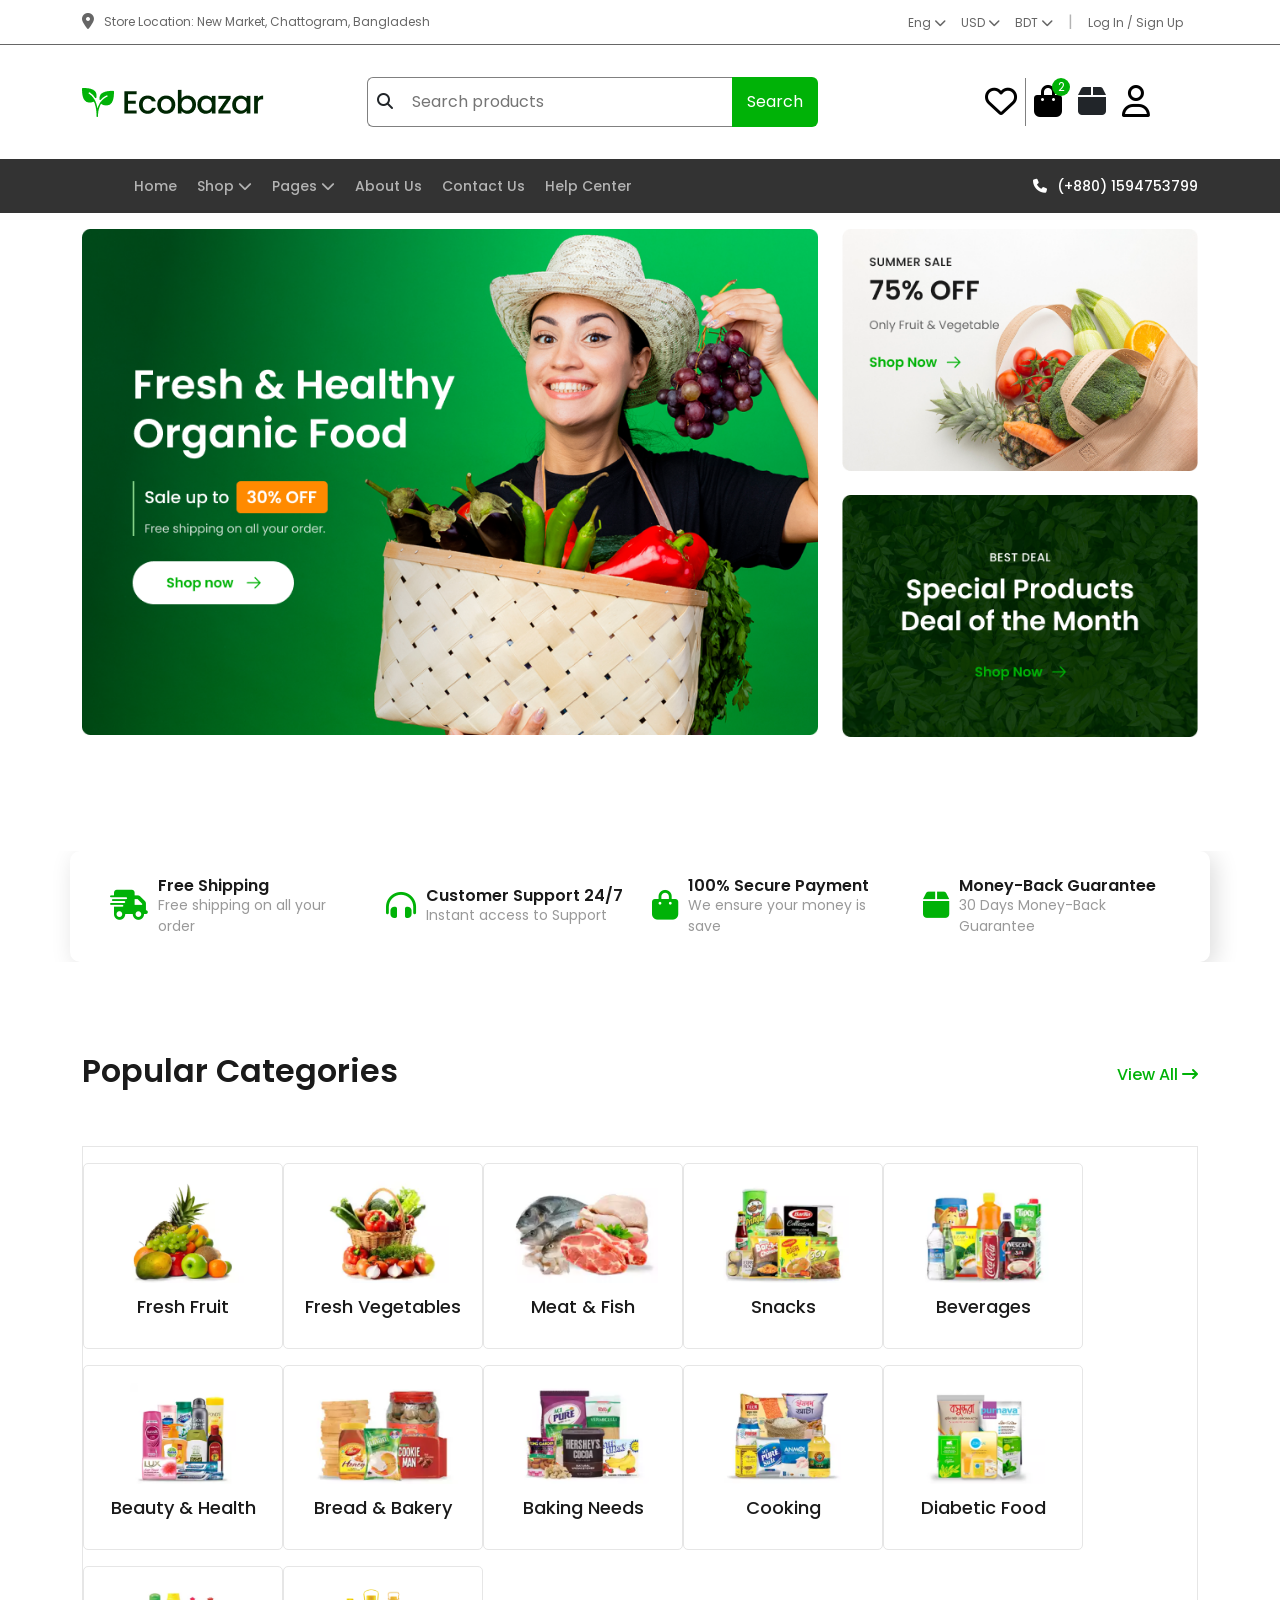
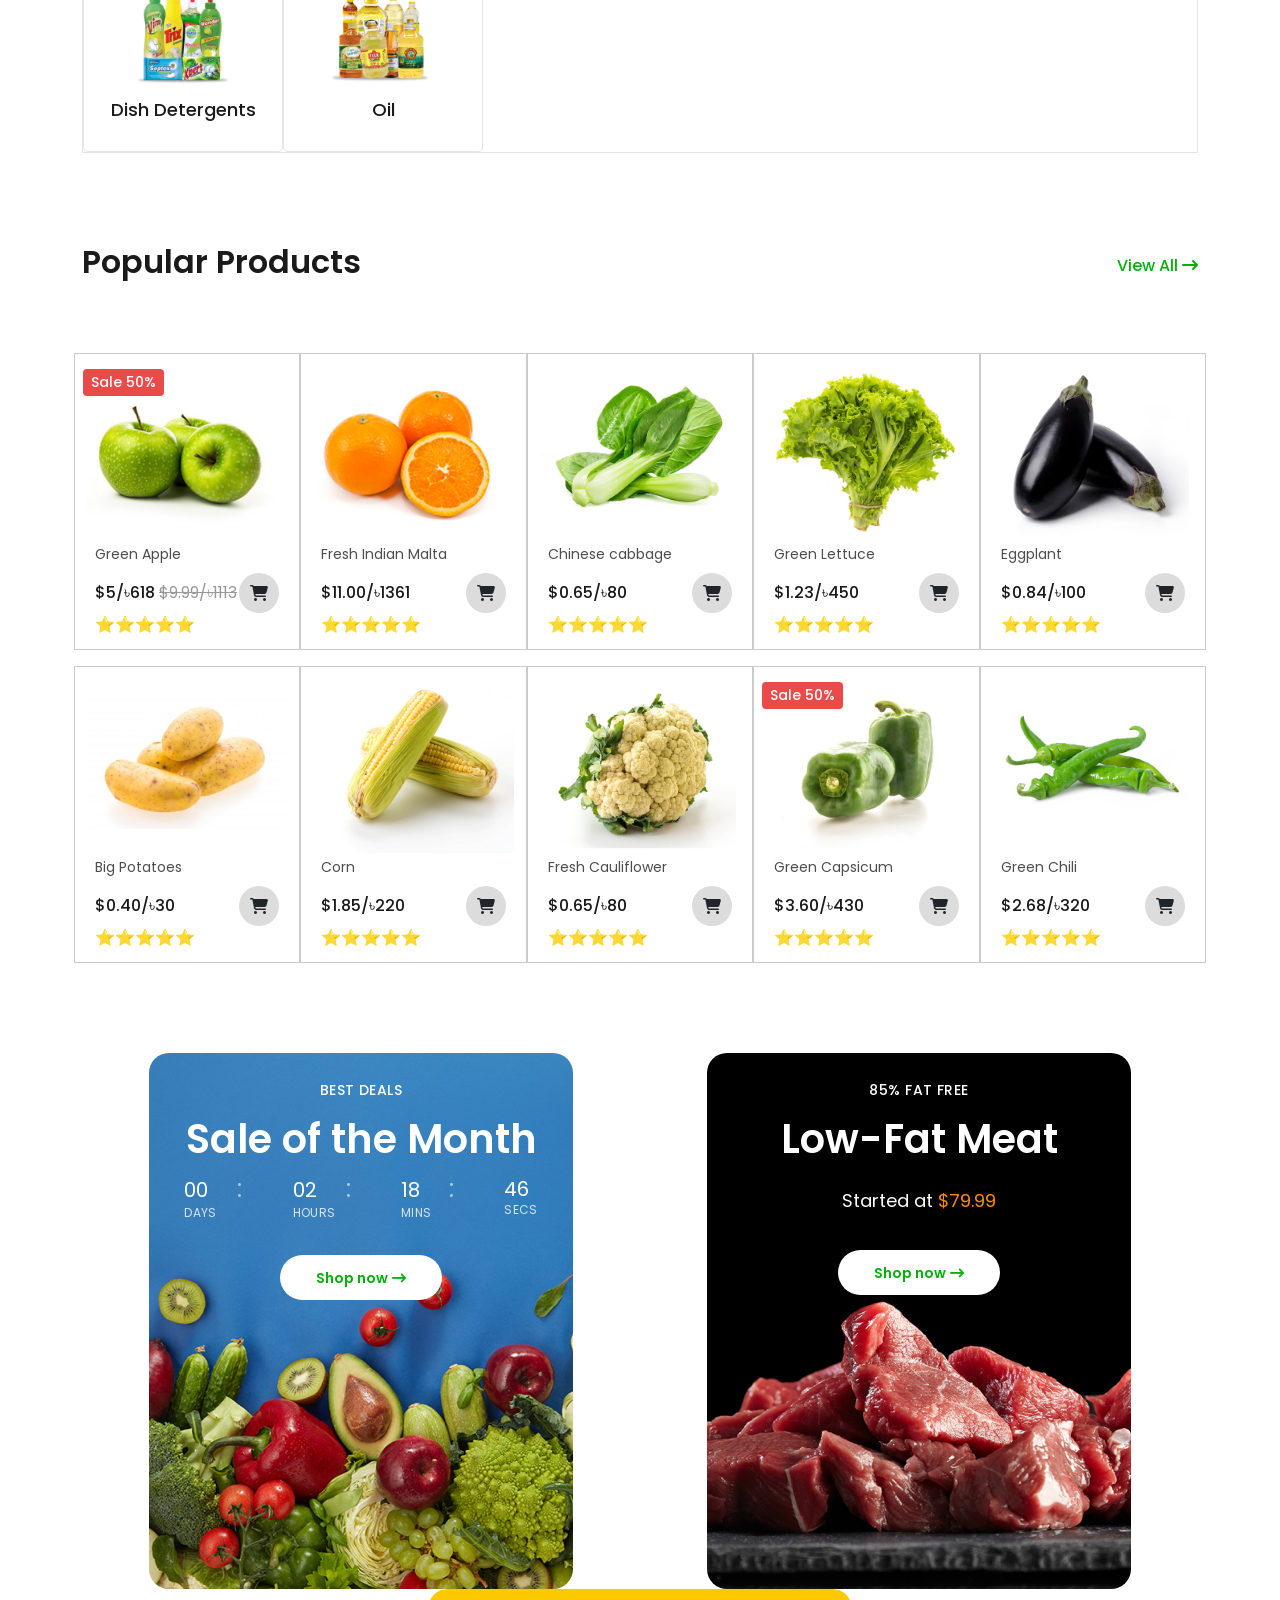
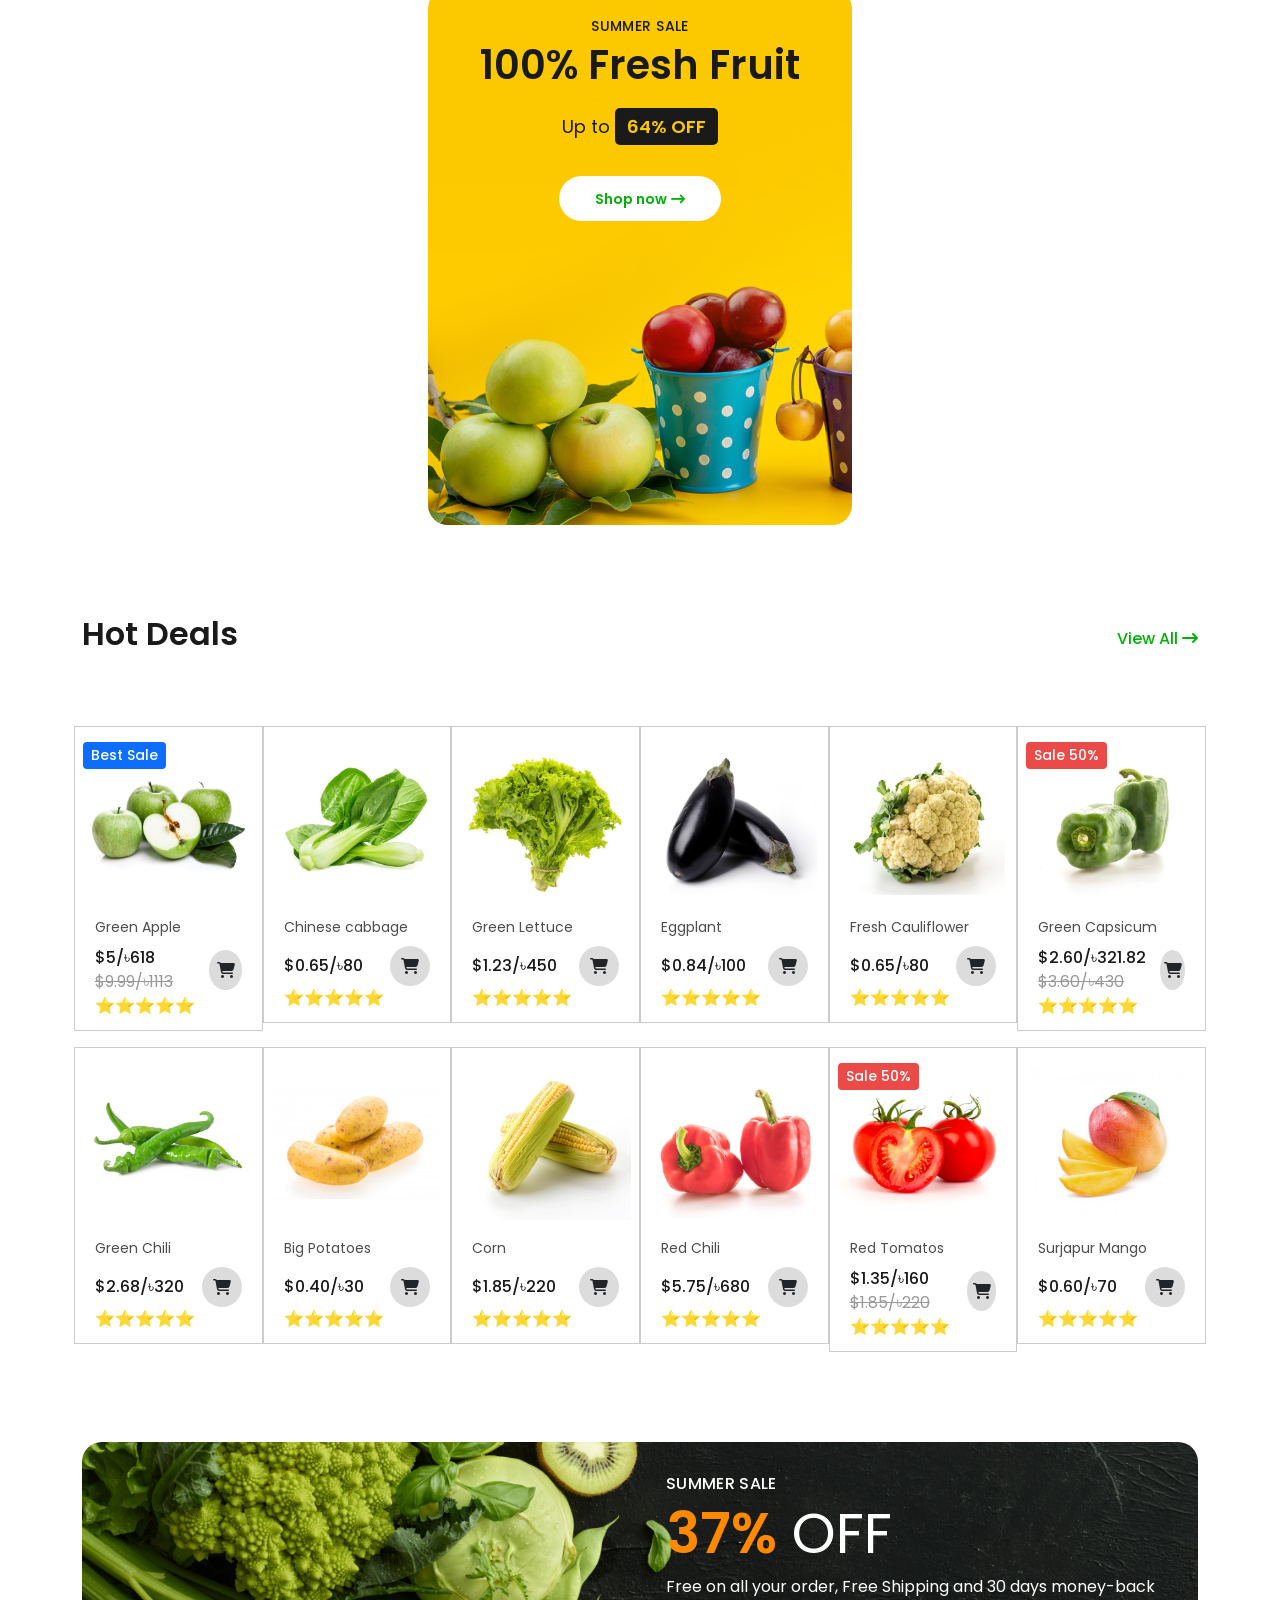
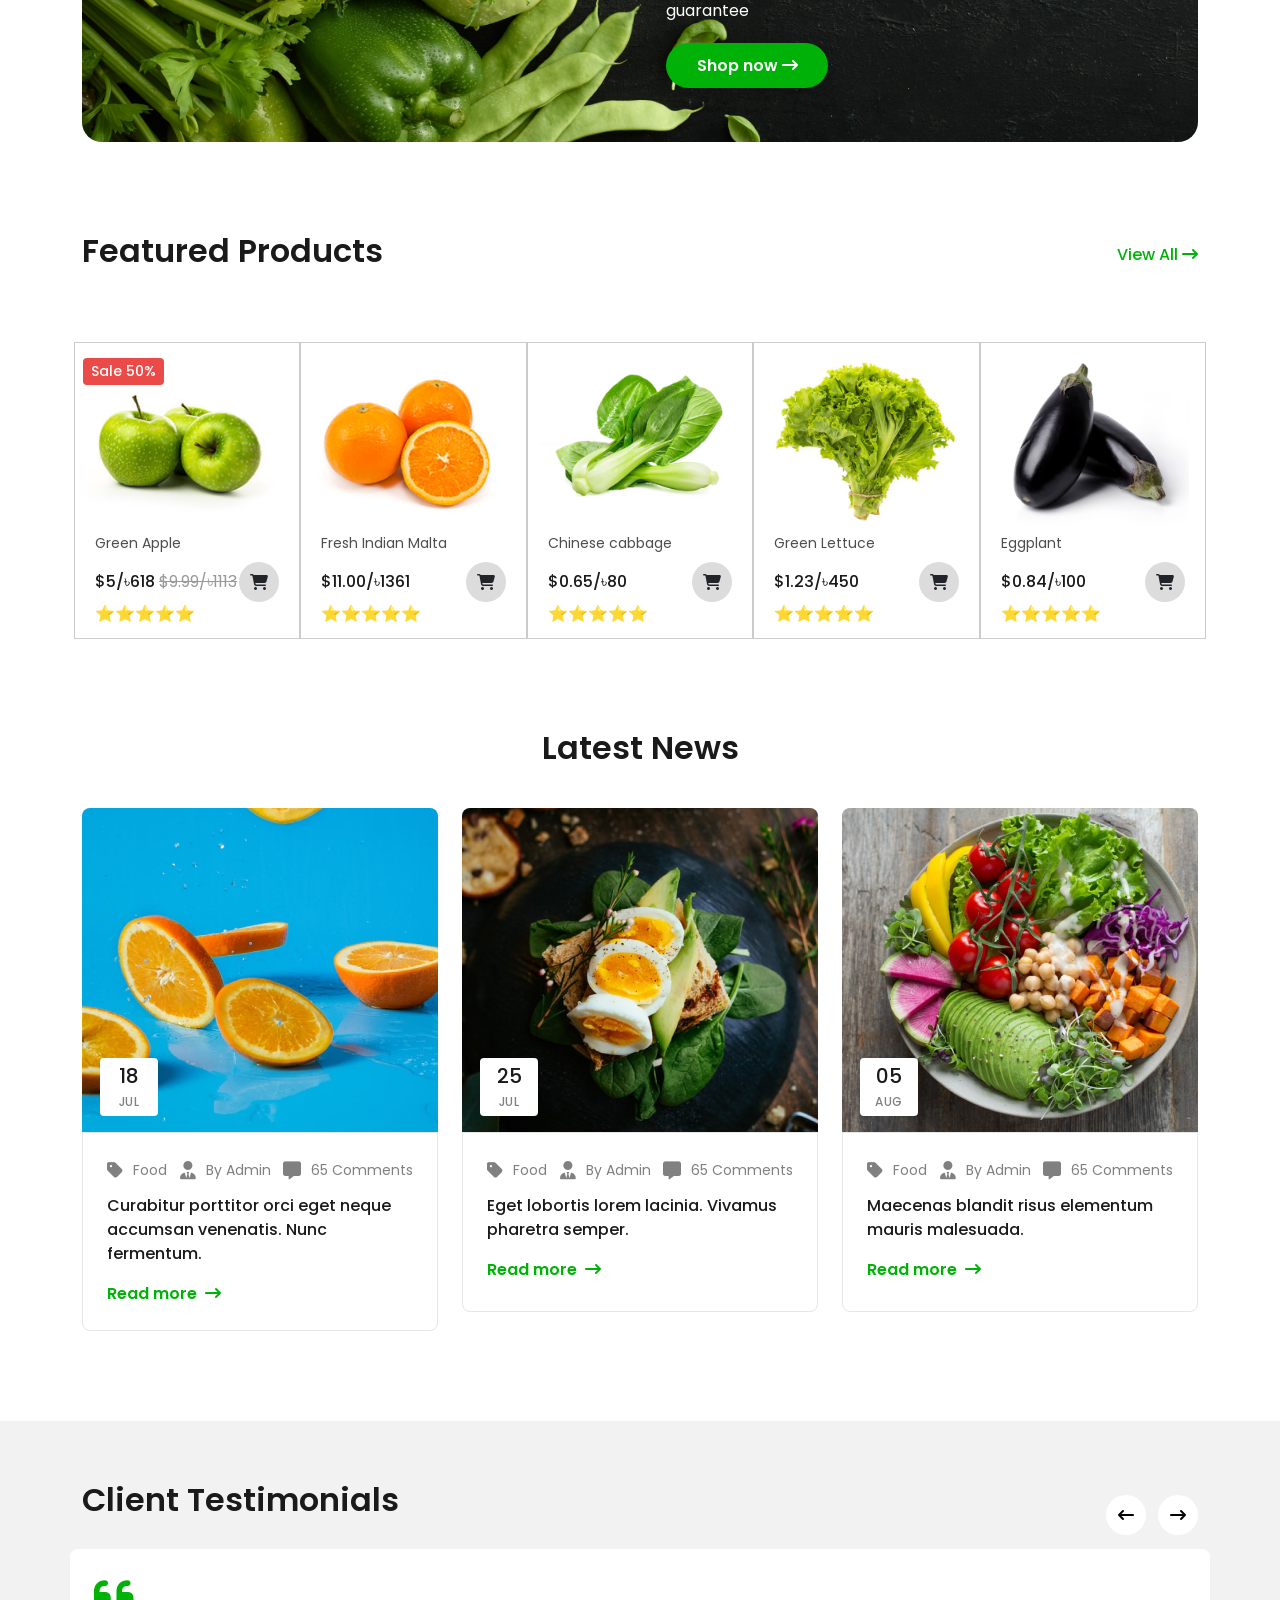
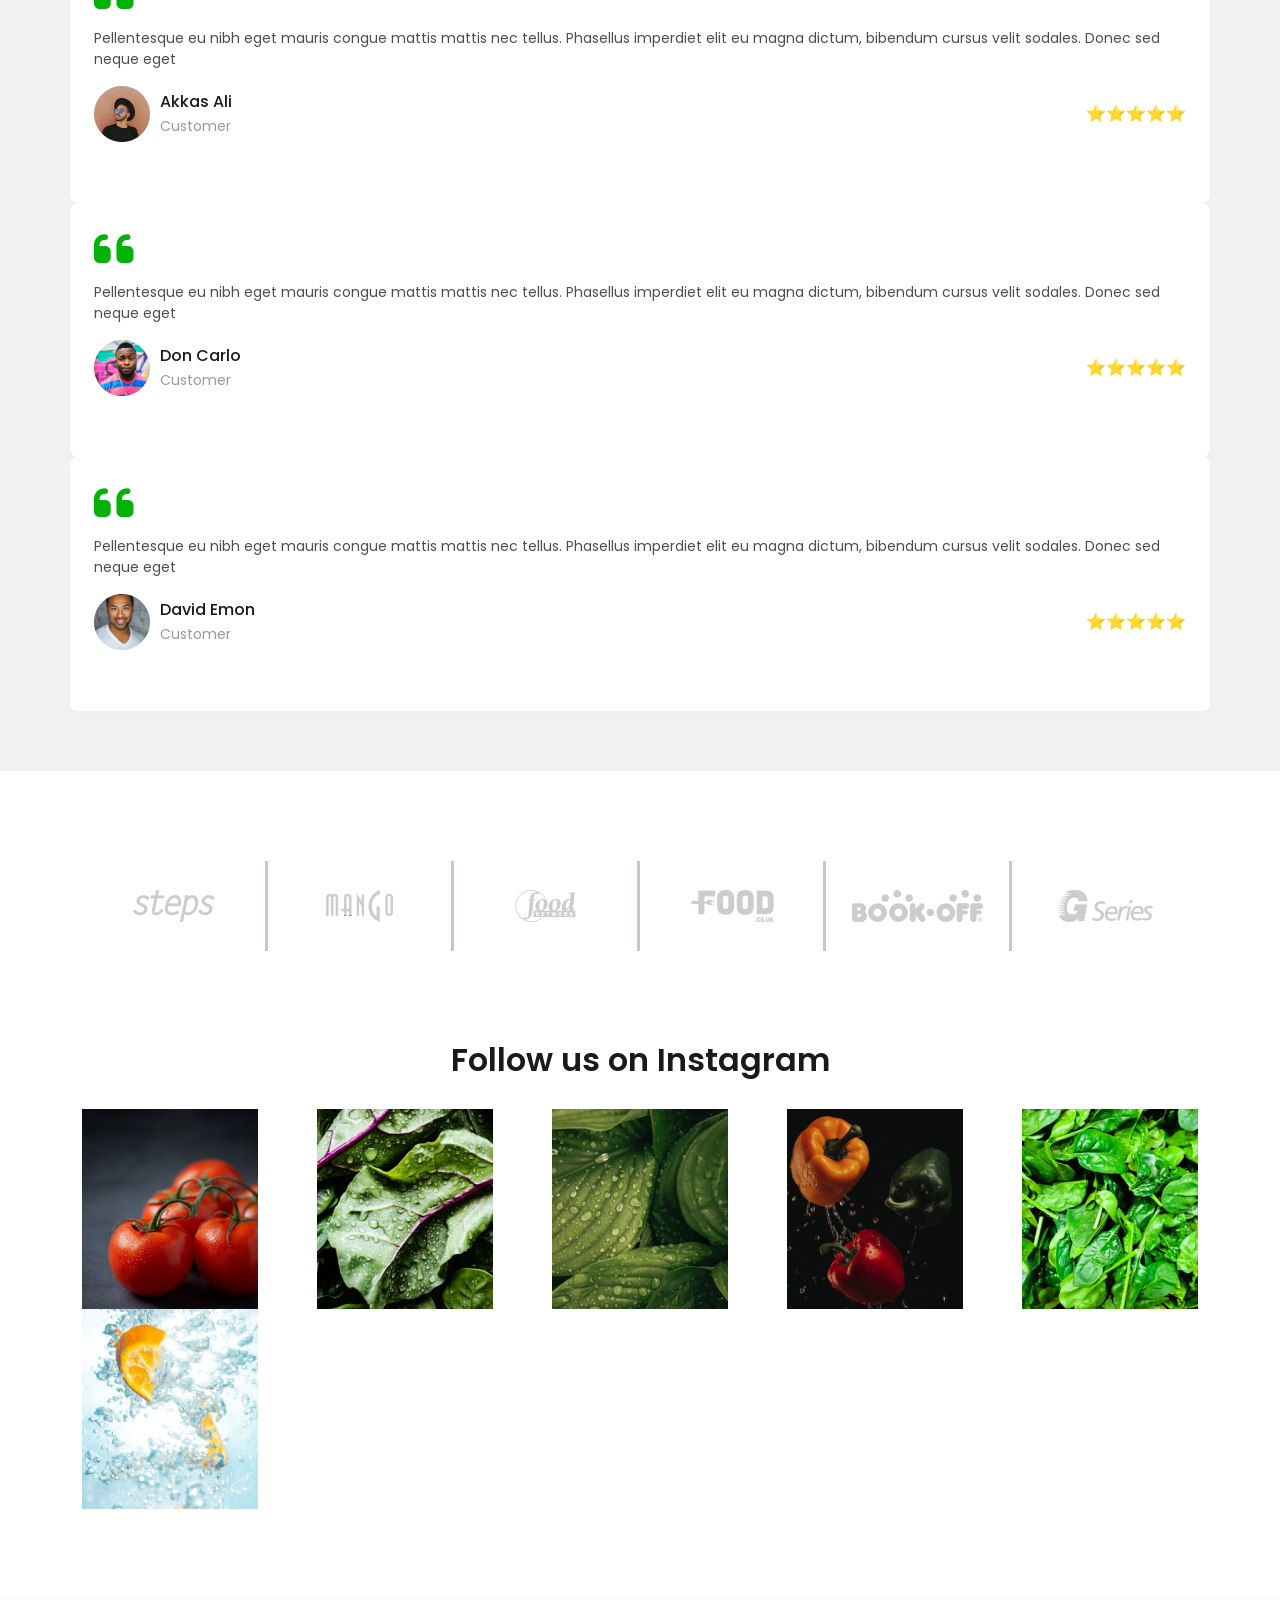
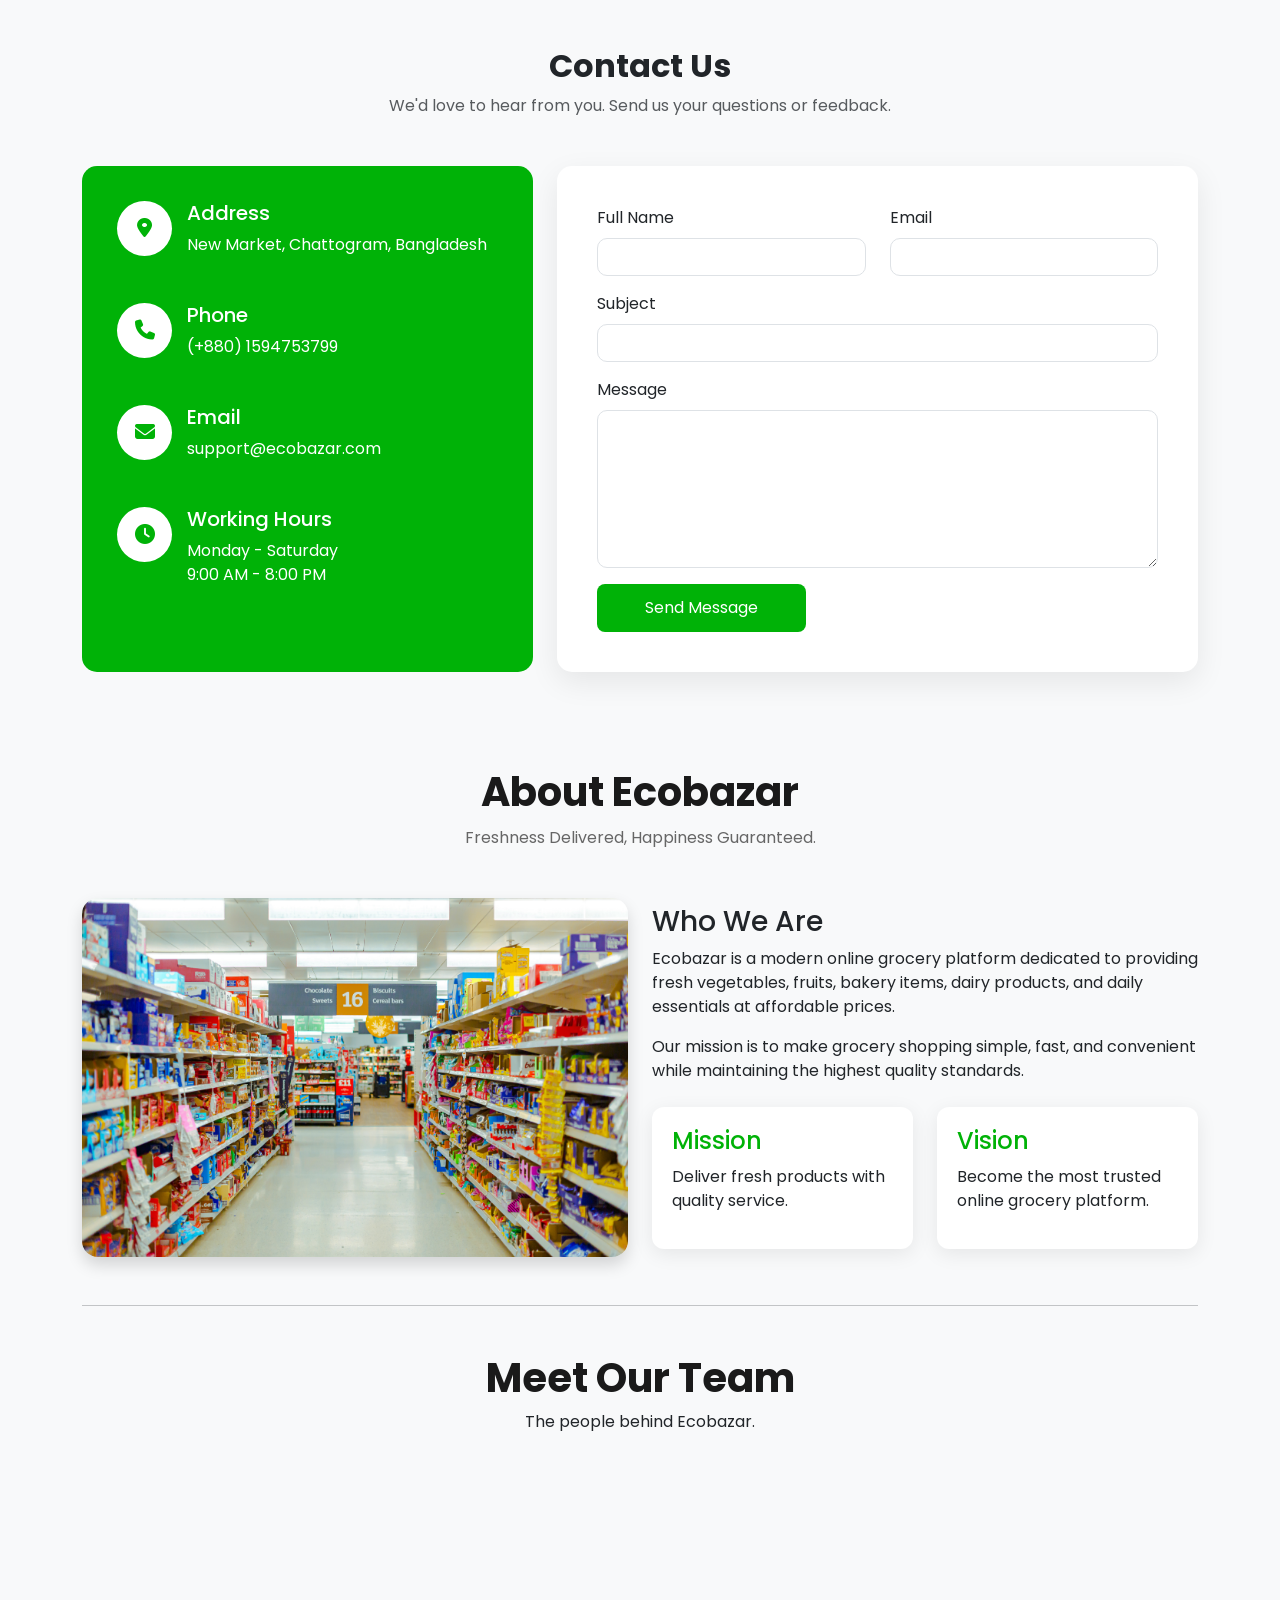
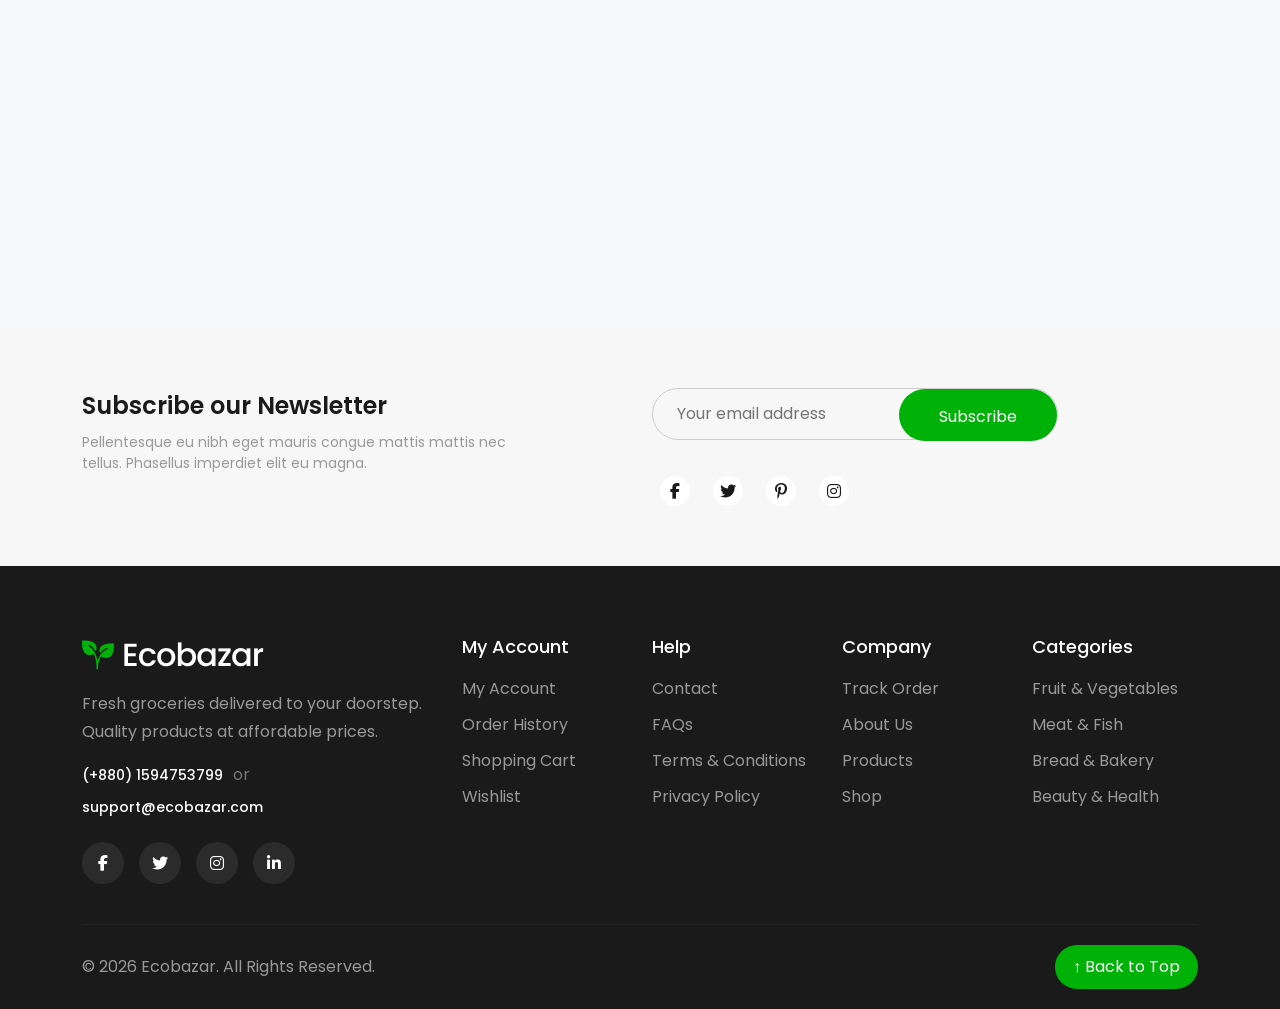
<file: index.html>
<!DOCTYPE html>
<html lang="en">

<head>
  <meta charset="UTF-8">
  <meta name="viewport" content="width=device-width, initial-scale=1.0">
  <link rel="shortcut icon" href="./assets/images/fav.png" type="image/x-icon" />
  <title>ECOBAZAER</title>
  <!--GOOGLE FONTS-->
  <link rel="preconnect" href="https://fonts.googleapis.com">
  <link rel="preconnect" href="https://fonts.gstatic.com" crossorigin>
  <link
    href="https://fonts.googleapis.com/css2?family=Abril+Fatface&family=Dancing+Script:wght@400..700&family=Open+Sans:ital,wght@0,300..800;1,300..800&family=PT+Sans:ital,wght@0,400;0,700;1,400;1,700&family=Poppins:ital,wght@0,100;0,200;0,300;0,400;0,500;0,600;0,700;0,800;0,900;1,100;1,200;1,300;1,400;1,500;1,600;1,700;1,800;1,900&family=Potta+One&family=Ubuntu:ital,wght@0,300;0,400;0,500;0,700;1,300;1,400;1,500;1,700&display=swap"
    rel="stylesheet">
  <!--GOOGLE FONTS END-->
  <!--FONT AWASOME CDN-->
  <link rel="stylesheet" href="https://cdnjs.cloudflare.com/ajax/libs/font-awesome/6.6.0/css/all.min.css"
    integrity="sha512-Kc323vGBEqzTmouAECnVceyQqyqdsSiqLQISBL29aUW4U/M7pSPA/gEUZQqv1cwx4OnYxTxve5UMg5GT6L4JJg=="
    crossorigin="anonymous" referrerpolicy="no-referrer" />
  <!--BOOTSTRAP CSS-->
  <link rel="stylesheet" href="./assets/css/bootstrap.min.css">
  <link href="https://cdn.jsdelivr.net/npm/bootstrap@5.3.7/dist/css/bootstrap.min.css" rel="stylesheet">

  <link rel="stylesheet" href="https://cdnjs.cloudflare.com/ajax/libs/font-awesome/6.6.0/css/all.min.css">

  <!--CUSTOM CSS-->
  <link rel="stylesheet" href="./assets/css/style.css">
</head>

<body>
  <a class="skip-link" href="#main-content">Skip to main content</a>
  <!-- Header -->
  <header>
    <div class="container">
      <div class="d-flex align-items-center justify-content-between header-content">
        <div class="location_box">
          <span><i class="fa-solid fa-location-dot"></i></span>
          <p>Store Location: New Market, Chattogram, Bangladesh</p>
        </div>
        <div class="navigation_box">
          <ul class="d-flex align-items-center">
            <li>
              <button class="utility-button" type="button"
                data-notice="Language selector is ready to connect to your preferred language service.">
                Eng <span><i class="fa-solid fa-chevron-down" aria-hidden="true"></i></span>
              </button>
            </li>
            <li>
              <button class="utility-button" type="button"
                data-notice="Currency selector is ready to connect to your pricing service.">
                USD <span><i class="fa-solid fa-chevron-down" aria-hidden="true"></i></span>
              </button>
            </li>
            <li>
              <button class="utility-button" type="button"
                data-notice="Currency selector is ready to connect to your pricing service.">
                BDT <span><i class="fa-solid fa-chevron-down" aria-hidden="true"></i></span>
              </button>
            </li>
            <li class="utility-separator" aria-hidden="true">|</li>
            <li><a href="login.html"><button class="utility-button" type="button"
                  data-notice="Sign in is not available in this static demo.">Log In / Sign Up</button></a></li>
          </ul>
        </div>

      </div>
    </div>
  </header>
  <!-- Header END -->

  <p id="page-status" class="visually-hidden" role="status" aria-live="polite"></p>
  <main id="main-content">

    <!-- NAVBAR -->
    <section id="navbar">
      <div class="container mt-3">
        <div class="row align-items-center justify-content-between">
          <!-- <div class="col d-lg-none">
                    <span><i class="fa-solid fa-chart-simple"></i></span>
                </div> -->
          <div class="col-lg-2 col">
            <button type="button" data-bs-toggle="offcanvas" data-bs-target="#offcanvasExample"
              aria-controls="offcanvasExample" class="menu-toggle d-lg-none" aria-label="Open navigation menu"><i
                class="fa-solid fa-bars-staggered" aria-hidden="true"></i></button>
            <a href="#home" aria-label="Ecobazar home"><img src="./assets/images/Logo.png" alt="Ecobazar"></a>

          </div>
          <div class="col-lg-5 d-none d-lg-block search">
            <form class="btn-group" data-product-search role="search">
              <span class="search_icon" aria-hidden="true"><i class="fa-solid fa-magnifying-glass"></i></span>
              <label class="visually-hidden" for="desktop-search">Search products</label>
              <input id="desktop-search" type="search" name="q" placeholder="Search products" autocomplete="off">
              <button type="submit">Search</button>
            </form>
          </div>
          <div class="col-lg-3 col">
            <div class="icons d-flex align-items-center justify-content-center">
              <div class="one">
                <a href="login.html" style="color: black;">
                  <button class="icon-button first" type="button" data-header-favorite aria-label="View wishlist"> <i
                      class="fa-regular fa-heart heart" aria-hidden="true"></i></button></a>
              </div>
              <div class="two d-flex align-items-center">
                <a href="login.html" style="color: black;">
                  <button class="icon-button icon_parent first" type="button" data-view-cart
                    aria-label="View shopping cart"><i class="fa-solid fa-bag-shopping card_shop"
                      aria-hidden="true"></i>
                    <span class="count">2</span>
                  </button>
                  <div class="contains">
                </a>
              </div>

            </div>


            <div class="two d-flex align-items-center">
              <a href="login.html" style="color: inherit; text-decoration: none;" aria-label="View Orders">
                <button class="icon-button icon_parent first" type="button" data-view-orders>
                  <i class="fa-solid fa-box profile_icon" aria-hidden="true"></i>
                </button>
              </a>
              <div class="contains">

              </div>
            </div>


            <div class="two d-flex align-items-center">
              <a href="login.html" style="color: black;"><button class="icon-button icon_parent first" type="button"
                  data-view-profile aria-label="View profile">
                  <i class="fa-regular fa-user profile_icon" aria-hidden="true"></i>
                </button>
                <div class="contains">
              </a>
            </div>

          </div>

        </div>

      </div>
      </div>


      <div class="row mt-3">
        <div class="col-12 d-lg-none search">
          <form class="btn-group" data-product-search role="search">
            <span class="search_icon" aria-hidden="true"><i class="fa-solid fa-magnifying-glass"></i></span>
            <label class="visually-hidden" for="mobile-search">Search products</label>
            <input id="mobile-search" type="search" name="q" placeholder="Search products" autocomplete="off">
            <button type="submit">Search</button>
          </form>
        </div>
      </div>
      </div>
    </section>
    <!-- NAVBAR END -->
    <!-- NAVICATION MENU -->
    <nav class="navigation_menu  d-none d-lg-block">
      <div class="container">
        <div class="d-flex align-items-center justify-content-between">
          <ul>
            <li>
              <a href="#home">Home</i></a>
            </li>
            <li>
              <a href="#popular-products">Shop <span><i class="fa-solid fa-chevron-down"></i></span></a>
              <ul class="dropdown">
                <li><a href="#hot-deals">Fruit & Vegetables</a></li>
                <li><a href="#popular-products">Meat & Fish</a></li>
                <li><a href="#popular">Bread & Bakery</a></li>
                <li><a href="#featured-products">Beauty & Health</a></li>
              </ul>
            </li>
            <li>
              <a href="#featured-products">Pages <span><i class="fa-solid fa-chevron-down"></i></span></a>
              <ul class="dropdown">
                <li><a href="#popular">Popular Categories</a></li>
                <li><a href="#popular-products">Popular Products</a></li>
                <li><a href="#hot-deals">Hot Deals</a></li>
                <li><a href="#featured-products">Featured Products</a></li>
                <li><a href="#latest">Latest News</a></li>
              </ul>
            </li>
            <li>
              <a href="#about-us">About Us</a>
            </li>
            <li>
              <a href="#contact-us">Contact Us</a>
            </li>
            <li>
              <a href="help.html">Help Center</a>
            </li>
          </ul>
          <div class="call">
            <span><i class="fa-solid fa-phone"></i></span>
            <span> (+880) 1594753799</span>
          </div>
        </div>
      </div>
    </nav>


    <!-- <button class="btn btn-primary" type="button" data-bs-toggle="offcanvas" data-bs-target="#offcanvasExample" aria-controls="offcanvasExample">
            Button with data-bs-target
          </button> -->

    <div class="offcanvas offcanvas-start" tabindex="-1" id="offcanvasExample" aria-labelledby="offcanvasExampleLabel">
      <div class="offcanvas-header">
        <img class="img-fluid" src="./assets/images/Logo.png" alt="Ecobazar">
        <button type="button" class="btn-close" data-bs-dismiss="offcanvas" aria-label="Close"></button>
      </div>
      <div class="offcanvas-body">
        <div class="container">
          <div class="d-flex align-items-center justify-content-between">
            <ul>
              <li class="mb-2">
                <a class="text-decoration-none text-body-emphasis" href="#home">Home </a>
              </li>
              <li class="mb-2">
                <a class="text-decoration-none text-body-emphasis" href="#popular-products">Shop </a>
              </li>
              </li>
              <li class="mb-2">
                <a class="text-decoration-none text-body-emphasis" href="#featured-products">Pages </a>
              </li>
              <li class="mb-2">
                <a class="text-decoration-none text-body-emphasis" href="#about-us">About Us</a>
              </li>
              <li class="mb-2">
                <a class="text-decoration-none text-body-emphasis" href="#contact-us">Contact Us</a>
              </li>
              <li class="mb-2">
                <a class="text-decoration-none text-body-emphasis" href="help.html">Help Center</a>
              </li>
            </ul>
            <div class="call">
              <span><i class="fa-solid fa-phone"></i></span>
              <span> (+880) 1594753799</span>
            </div>
          </div>
        </div>
      </div>
    </div>

    <!--NAVICATION MENU  END -->

    <!-- Banner -->
    <section id="home">
      <div class="container mt-3">
        <div class="row">
          <div class="col-lg-8 ">
            <a href="#featured-products" aria-label="Shop featured products"><img class="img-fluid"
                src="./assets/images/Bannar Big.png" alt="Fresh groceries promotion">
            </a>
          </div>
          <div class="col-lg-4 mt-3 mt-lg-0">
            <div class="col-lg-12 ">
              <a href="#hot-deals" class="banner-link"><img class="img-fluid" src="./assets/images/Bannar.png"
                  alt="Shop hot deals">
              </a>
            </div>
            <div class="col-lg-12">
              <a href="#popular" class="banner-link"><img class="img-fluid" src="./assets/images/Bannar (1).png"
                  alt="Browse popular categories">
              </a>
            </div>
          </div>
        </div>
      </div>
    </section>
    <!-- Banner -->
    <!-- SERVICE -->
    <section id="service">
      <div class="container">
        <div class="row align-items-center">
          <div class="col-lg-3 col-6 service_box">
            <div><i class="fa-solid fa-truck-fast"></i></div>
            <div>
              <h3>Free Shipping</h3>
              <p>Free shipping on all your order</p>
            </div>
          </div>
          <div class="col-lg-3 col-6 service_box">
            <div><i class="fa-solid fa-headphones-simple"></i></div>
            <div>
              <h3>Customer Support 24/7</h3>
              <p>Instant access to Support</p>
            </div>
          </div>
          <div class="col-lg-3 col-6 service_box">
            <div><i class="fa-solid fa-bag-shopping"></i></div>
            <div>
              <h3>100% Secure Payment</h3>
              <p>We ensure your money is save</p>
            </div>
          </div>
          <div class="col-lg-3 col-6 service_box">
            <div><i class="fa-solid fa-box"></i></div>
            <div>
              <h3>Money-Back Guarantee</h3>
              <p>30 Days Money-Back Guarantee</p>
            </div>
          </div>
        </div>
      </div>
    </section>
    <!-- SERVICE END -->

    <!-- POPULAR CATAGORIES -->
    <section id="popular">
      <div class="container">
        <div class="popular_header">
          <h1>Popular Categories</h1>
          <button>
            View All
            <span><i class="fa-solid fa-arrow-right-long"></i></span>
          </button>
        </div>
        <div class="row mt-5 g-3 popular-grid mx-auto">
          <div class="col-lg-2 popular_box">
            <img src="./assets/images/popular1.png" alt="Fresh Fruit" />
            <h4>Fresh Fruit</h4>
          </div>
          <div class="col-lg-2 popular_box">
            <img src="./assets/images/popular2.png" alt="Fresh Vegetables" />
            <h4>Fresh Vegetables</h4>
          </div>
          <div class="col-lg-2 popular_box">
            <img src="./assets/images/popular3.png" alt="Meat and Fish" />
            <h4>Meat & Fish</h4>
          </div>
          <div class="col-lg-2 popular_box">
            <img src="./assets/images/popular4.png" alt="Snacks" />
            <h4>Snacks</h4>
          </div>
          <div class="col-lg-2 popular_box">
            <img src="./assets/images/popular5.png" alt="Beverages" />
            <h4>Beverages</h4>
          </div>
          <div class="col-lg-2 popular_box">
            <img src="./assets/images/popular6.png" alt="Beauty and Health" />
            <h4>Beauty & Health</h4>
          </div>
          <div class="col-lg-2 popular_box">
            <img src="./assets/images/popular7.png" alt="Bread and Bakery" />
            <h4>Bread & Bakery</h4>
          </div>
          <div class="col-lg-2 popular_box">
            <img src="./assets/images/popular8.png" alt="Baking Needs" />
            <h4>Baking Needs</h4>
          </div>
          <div class="col-lg-2 popular_box">
            <img src="./assets/images/popular9.png" alt="Cooking" />
            <h4>Cooking</h4>
          </div>
          <div class="col-lg-2 popular_box">
            <img src="./assets/images/popular10.png" alt="Diabetic Food" />
            <h4>Diabetic Food</h4>
          </div>
          <div class="col-lg-2 popular_box">
            <img src="./assets/images/popular11.png" alt="Dish Detergents" />
            <h4>Dish Detergents</h4>
          </div>
          <div class="col-lg-2 popular_box">
            <img src="./assets/images/popular12.png" alt="Oil" />
            <h4>Oil</h4>
          </div>
        </div>
      </div>
    </section>

    <!-- POPULAR CATAGORIES END -->


    <!-- POPULAR PRODUCTS -->
    <section id="popular-products" class="product-section">
      <div class="container">
        <div class="popular_header">
          <h1>Popular Products</h1>
          <button>
            View All
            <span><i class="fa-solid fa-arrow-right-long"></i></span>
          </button>
        </div>
        <div class="row mt-5 g-3 row-cols-lg-5 row-cols-md-3 row-cols-2">
          <div class="products_box">
            <div class="products_image">
              <img src="./assets/images/products1.png" alt="Green Apple" />
            </div>
            <div class="products_box_content">
              <div>
                <h4>Green Apple</h4>
                <div class="d-flex align-items-center justify-content-between">
                  <div>
                    <span class="bold">$5/৳618</span>
                    <span class="blur">$9.99/৳1113</span>
                  </div>
                  <div class="products_cart">
                    <i class="fa-solid fa-lock"></i>
                  </div>
                </div>
                <div class="star">⭐⭐⭐⭐⭐</div>
              </div>
            </div>
            <div class="sale">
              <p>Sale 50%</p>
            </div>
            <div class="eye_love">
              <div class="">
                <i class="fa-regular fa-heart"></i>
              </div>
              <div>

                <i class="fa-solid fa-eye"></i>
              </div>
            </div>
          </div>
          <div class="products_box">
            <div class="products_image">
              <img src="./assets/images/products2.png" alt="Fresh Indian Malta" />
            </div>
            <div class="products_box_content">
              <div>
                <h4>Fresh Indian Malta</h4>
                <div class="d-flex align-items-center justify-content-between">
                  <div>
                    <span class="bold">$11.00/৳1361</span>

                  </div>
                  <div class="products_cart">
                    <i class="fa-solid fa-lock"></i>
                  </div>
                </div>
                <div class="star">⭐⭐⭐⭐⭐</div>
              </div>
            </div>

            <div class="eye_love">
              <div class="">
                <i class="fa-regular fa-heart"></i>
              </div>
              <div>

                <i class="fa-solid fa-eye"></i>
              </div>
            </div>
          </div>
          <div class="products_box">
            <div class="products_image">
              <img src="./assets/images/products3.png" alt="Chinese cabbage" />
            </div>
            <div class="products_box_content">
              <div>
                <h4>Chinese cabbage</h4>
                <div class="d-flex align-items-center justify-content-between">
                  <div>
                    <span class="bold">$0.65/৳80</span>

                  </div>
                  <div class="products_cart">
                    <i class="fa-solid fa-lock"></i>
                  </div>
                </div>
                <div class="star">⭐⭐⭐⭐⭐</div>
              </div>
            </div>
            <div class="eye_love">
              <div class="">
                <i class="fa-regular fa-heart"></i>
              </div>
              <div>

                <i class="fa-solid fa-eye"></i>
              </div>
            </div>
          </div>
          <div class="products_box">
            <div class="products_image">
              <img src="./assets/images/products4.png" alt="Green Lettuce" />
            </div>
            <div class="products_box_content">
              <div>
                <h4>Green Lettuce</h4>
                <div class="d-flex align-items-center justify-content-between">
                  <div>
                    <span class="bold">$1.23/৳450</span>

                  </div>
                  <div class="products_cart">
                    <i class="fa-solid fa-lock"></i>
                  </div>
                </div>
                <div class="star">⭐⭐⭐⭐⭐</div>
              </div>
            </div>
            <div class="eye_love">
              <div class="">
                <i class="fa-regular fa-heart"></i>
              </div>
              <div>

                <i class="fa-solid fa-eye"></i>
              </div>
            </div>
          </div>
          <div class="products_box">
            <div class="products_image">
              <img src="./assets/images/products5.png" alt="Eggplant" />
            </div>
            <div class="products_box_content">
              <div>
                <h4>Eggplant</h4>
                <div class="d-flex align-items-center justify-content-between">
                  <div>
                    <span class="bold">$0.84/৳100</span>

                  </div>
                  <div class="products_cart">
                    <i class="fa-solid fa-lock"></i>
                  </div>
                </div>
                <div class="star">⭐⭐⭐⭐⭐</div>
              </div>
            </div>
            <div class="eye_love">
              <div class="">
                <i class="fa-regular fa-heart"></i>
              </div>
              <div>

                <i class="fa-solid fa-eye"></i>
              </div>
            </div>
          </div>
          <div class="products_box">
            <div class="products_image">
              <img src="./assets/images/products6.png" alt="Big Potatoes" />
            </div>
            <div class="products_box_content">
              <div>
                <h4>Big Potatoes</h4>
                <div class="d-flex align-items-center justify-content-between">
                  <div>
                    <span class="bold">$0.40/৳30</span>

                  </div>
                  <div class="products_cart">
                    <i class="fa-solid fa-lock"></i>
                  </div>
                </div>
                <div class="star">⭐⭐⭐⭐⭐</div>
              </div>
            </div>
            <div class="eye_love">
              <div class="">
                <i class="fa-regular fa-heart"></i>
              </div>
              <div>

                <i class="fa-solid fa-eye"></i>
              </div>
            </div>
          </div>
          <div class="products_box">
            <div class="products_image">
              <img src="./assets/images/products7.png" alt="Corn" />
            </div>
            <div class="products_box_content">
              <div>
                <h4>Corn</h4>
                <div class="d-flex align-items-center justify-content-between">
                  <div>
                    <span class="bold">$1.85/৳220</span>

                  </div>
                  <div class="products_cart">
                    <i class="fa-solid fa-lock"></i>
                  </div>
                </div>
                <div class="star">⭐⭐⭐⭐⭐</div>
              </div>
            </div>
            <div class="eye_love">
              <div class="">
                <i class="fa-regular fa-heart"></i>
              </div>
              <div>

                <i class="fa-solid fa-eye"></i>
              </div>
            </div>
          </div>
          <div class="products_box">
            <div class="products_image">
              <img src="./assets/images/products8.png" alt="Fresh Cauliflower" />
            </div>
            <div class="products_box_content">
              <div>
                <h4>Fresh Cauliflower</h4>
                <div class="d-flex align-items-center justify-content-between">
                  <div>
                    <span class="bold">$0.65/৳80</span>

                  </div>
                  <div class="products_cart">
                    <i class="fa-solid fa-lock"></i>
                  </div>
                </div>
                <div class="star">⭐⭐⭐⭐⭐</div>
              </div>
            </div>
            <div class="eye_love">
              <div class="">
                <i class="fa-regular fa-heart"></i>
              </div>
              <div>

                <i class="fa-solid fa-eye"></i>
              </div>
            </div>
          </div>
          <div class="products_box">
            <div class="products_image">
              <img src="./assets/images/products9.png" alt="Green Capsicum" />
            </div>
            <div class="products_box_content">
              <div>
                <h4>Green Capsicum</h4>
                <div class="d-flex align-items-center justify-content-between">
                  <div>
                    <span class="bold">$3.60/৳430</span>

                  </div>
                  <div class="products_cart">
                    <i class="fa-solid fa-lock"></i>
                  </div>
                </div>
                <div class="star">⭐⭐⭐⭐⭐</div>
              </div>
            </div>
            <div class="sale">
              <p>Sale 50%</p>
            </div>
            <div class="eye_love">
              <div class="">
                <i class="fa-regular fa-heart"></i>
              </div>
              <div>

                <i class="fa-solid fa-eye"></i>
              </div>
            </div>
          </div>
          <div class="products_box">
            <div class="products_image">
              <img src="./assets/images/products10.png" alt="Green Chili" />
            </div>
            <div class="products_box_content">
              <div>
                <h4>Green Chili</h4>
                <div class="d-flex align-items-center justify-content-between">
                  <div>
                    <span class="bold">$2.68/৳320</span>

                  </div>
                  <div class="products_cart">
                    <i class="fa-solid fa-lock"></i>
                  </div>
                </div>
                <div class="star">⭐⭐⭐⭐⭐</div>
              </div>
            </div>

            <div class="eye_love">
              <div class="">
                <i class="fa-regular fa-heart"></i>
              </div>
              <div>

                <i class="fa-solid fa-eye"></i>
              </div>
            </div>
          </div>
        </div>
      </div>
    </section>
    <!-- POPULAR PRODUCTS END -->

    <!-- SPECIAL -->
    <section id="special">
      <div class="container mx-auto">
        <div class="row row-cols-lg-3 row-cols-md-2 justify-content-between mx-auto">
          <div class="special_box_1">
            <div class="img-1">
              <img src="./assets/images/special1.png" alt="Sale of the month promotion">
            </div>
            <div class="content-1">
              <h5>Best Deals</h5>
              <h1>Sale of the Month</h1>
              <div class="time d-flex align-items-center justify-content-around">
                <span>
                  <span class="">00 <strong class="ps-4">:</strong> </span>
                  <p>DAYS</p>
                </span>
                <span>
                  <span>02 <strong class="ps-4">:</strong> </span>
                  <p>HOURS</p>
                </span>
                <span>
                  <span>18 <strong class="ps-4">:</strong></span>
                  <p>MINS</p>
                </span>
                <span><span>46</span>
                  <p>SECS</p>
                </span>
              </div>
              <button type="button" class="d-flex align-items-center justify-content-center" data-shop-now>
                Shop now
                <span class="ps-1"><i class="fa-solid fa-arrow-right-long"></i></span>
              </button>
            </div>
          </div>
          <div class="special_box_2">
            <div class="img">
              <img src="./assets/images/special2.png" alt="Low-fat meat promotion">
            </div>
            <div class="content">
              <h5>85% Fat Free</h5>
              <h1>Low-Fat Meat</h1>
              <div class="py-3">
                <span>Started at</span>
                <span class="start">$79.99</span>
              </div>
              <button type="button" class="d-flex align-items-center justify-content-center" data-shop-now>
                Shop now
                <span class="ps-1"><i class="fa-solid fa-arrow-right-long"></i></span>
              </button>
            </div>

          </div>



          <div class="special_box_3">
            <div class="img">
              <img src="./assets/images/special3.png" alt="Fresh fruit promotion">
            </div>
            <div class="content">
              <h5>Summer Sale</h5>
              <h1>100% Fresh Fruit</h1>
              <div class="py-3">
                <span>Up to</span>
                <span class="up">64% OFF</span>
              </div>
              <button type="button" class="d-flex align-items-center justify-content-center" data-shop-now>
                Shop now
                <span class="ps-1"><i class="fa-solid fa-arrow-right-long"></i></span>
              </button>
            </div>

          </div>
        </div>
      </div>
    </section>


    <!-- SPECIAL END-->

    <!-- HOT DEALS-->
    <section id="hot-deals" class="product-section">
      <div class="container">
        <div class="popular_header">
          <h1>Hot Deals</h1>
          <button>
            View All
            <span><i class="fa-solid fa-arrow-right-long"></i></span>
          </button>
        </div>
        <div class="row mt-5 g-3 row-cols-lg-6 row-cols-md-3 row-cols-2">
          <div class="products_box">
            <div class="products_image">
              <img src="./assets/images/Image.png" alt="Green Apple" />
            </div>
            <div class="products_box_content">
              <div>
                <h4>Green Apple</h4>
                <div class="d-flex align-items-center justify-content-between">
                  <div>
                    <span class="bold">$5/৳618</span>
                    <span class="blur">$9.99/৳1113</span>
                  </div>
                  <div class="products_cart">
                    <i class="fa-solid fa-lock"></i>
                  </div>
                </div>
                <div class="star">⭐⭐⭐⭐⭐</div>
              </div>
            </div>
            <div class="sale bg-primary">
              <p>Best Sale</p>

            </div>

          </div>
          <div class="products_box">
            <div class="products_image">
              <img src="./assets/images/products3.png" alt="Chinese cabbage" />
            </div>
            <div class="products_box_content">
              <div>
                <h4>Chinese cabbage</h4>
                <div class="d-flex align-items-center justify-content-between">
                  <div>
                    <span class="bold">$0.65/৳80</span>

                  </div>
                  <div class="products_cart">
                    <i class="fa-solid fa-lock"></i>
                  </div>
                </div>
                <div class="star">⭐⭐⭐⭐⭐</div>
              </div>
            </div>


          </div>
          <div class="products_box">
            <div class="products_image">
              <img src="./assets/images/products4.png" alt="Green Lettuce" />
            </div>
            <div class="products_box_content">
              <div>
                <h4>Green Lettuce</h4>
                <div class="d-flex align-items-center justify-content-between">
                  <div>
                    <span class="bold">$1.23/৳450</span>

                  </div>
                  <div class="products_cart">
                    <i class="fa-solid fa-lock"></i>
                  </div>
                </div>
                <div class="star">⭐⭐⭐⭐⭐</div>
              </div>
            </div>

          </div>
          <div class="products_box">
            <div class="products_image">
              <img src="./assets/images/products5.png" alt="Eggplant" />
            </div>
            <div class="products_box_content">
              <div>
                <h4>Eggplant</h4>
                <div class="d-flex align-items-center justify-content-between">
                  <div>
                    <span class="bold">$0.84/৳100</span>

                  </div>
                  <div class="products_cart">
                    <i class="fa-solid fa-lock"></i>
                  </div>
                </div>
                <div class="star">⭐⭐⭐⭐⭐</div>
              </div>
            </div>

          </div>
          <div class="products_box">
            <div class="products_image">
              <img src="./assets/images/products8.png" alt="Fresh Cauliflower" />
            </div>
            <div class="products_box_content">
              <div>
                <h4>Fresh Cauliflower</h4>
                <div class="d-flex align-items-center justify-content-between">
                  <div>
                    <span class="bold">$0.65/৳80</span>

                  </div>
                  <div class="products_cart">
                    <i class="fa-solid fa-lock"></i>
                  </div>
                </div>
                <div class="star">⭐⭐⭐⭐⭐</div>
              </div>
            </div>

          </div>
          <div class="products_box">
            <div class="products_image">
              <img src="./assets/images/products9.png" alt="Green Capsicum" />
            </div>
            <div class="products_box_content">
              <div>
                <h4>Green Capsicum</h4>
                <div class="d-flex align-items-center justify-content-between">
                  <div>
                    <span class="bold">$2.60/৳321.82</span>
                    <span class="blur">$3.60/৳430</span>
                  </div>
                  <div class="products_cart">
                    <i class="fa-solid fa-lock"></i>
                  </div>
                </div>
                <div class="star">⭐⭐⭐⭐⭐</div>
              </div>
            </div>
            <div class="sale">
              <p>Sale 50%</p>
            </div>

          </div>
          <div class="products_box">
            <div class="products_image">
              <img src="./assets/images/products10.png" alt="Green Chili" />
            </div>
            <div class="products_box_content">
              <div>
                <h4>Green Chili</h4>
                <div class="d-flex align-items-center justify-content-between">
                  <div>
                    <span class="bold">$2.68/৳320</span>

                  </div>
                  <div class="products_cart">
                    <i class="fa-solid fa-lock"></i>
                  </div>
                </div>
                <div class="star">⭐⭐⭐⭐⭐</div>
              </div>
            </div>

          </div>
          <div class="products_box">
            <div class="products_image">
              <img src="./assets/images/products6.png" alt="Big Potatoes" />
            </div>
            <div class="products_box_content">
              <div>
                <h4>Big Potatoes</h4>
                <div class="d-flex align-items-center justify-content-between">
                  <div>
                    <span class="bold">$0.40/৳30</span>

                  </div>
                  <div class="products_cart">
                    <i class="fa-solid fa-lock"></i>
                  </div>
                </div>
                <div class="star">⭐⭐⭐⭐⭐</div>
              </div>
            </div>

          </div>
          <div class="products_box">
            <div class="products_image">
              <img src="./assets/images/products7.png" alt="Corn" />
            </div>
            <div class="products_box_content">
              <div>
                <h4>Corn</h4>
                <div class="d-flex align-items-center justify-content-between">
                  <div>
                    <span class="bold">$1.85/৳220</span>

                  </div>
                  <div class="products_cart">
                    <i class="fa-solid fa-lock"></i>
                  </div>
                </div>
                <div class="star">⭐⭐⭐⭐⭐</div>
              </div>
            </div>


          </div>
          <div class="products_box">
            <div class="products_image">
              <img src="./assets/images/Image (7).png" alt="Red Chili" />
            </div>
            <div class="products_box_content">
              <div>
                <h4>Red Chili</h4>
                <div class="d-flex align-items-center justify-content-between">
                  <div>
                    <span class="bold">$5.75/৳680</span>

                  </div>
                  <div class="products_cart">
                    <i class="fa-solid fa-lock"></i>
                  </div>
                </div>
                <div class="star">⭐⭐⭐⭐⭐</div>
              </div>
            </div>


          </div>


          <div class="products_box">
            <div class="products_image">
              <img src="./assets/images/Image (8).png" alt="Red Tomatoes" />
            </div>
            <div class="products_box_content">
              <div>
                <h4>Red Tomatos</h4>
                <div class="d-flex align-items-center justify-content-between">
                  <div>
                    <span class="bold">$1.35/৳160</span>
                    <span class="blur">$1.85/৳220</span>
                  </div>
                  <div class="products_cart">
                    <i class="fa-solid fa-lock"></i>
                  </div>
                </div>
                <div class="star">⭐⭐⭐⭐⭐</div>
              </div>
            </div>
            <div class="sale">
              <p>Sale 50%</p>
            </div>


          </div>
          <div class="products_box">
            <div class="products_image">
              <img src="./assets/images/Image (9).png" alt="Surjapur Mango" />
            </div>
            <div class="products_box_content">
              <div>
                <h4>Surjapur Mango</h4>
                <div class="d-flex align-items-center justify-content-between">
                  <div>
                    <span class="bold">$0.60/৳70</span>

                  </div>
                  <div class="products_cart">
                    <i class="fa-solid fa-lock"></i>
                  </div>
                </div>
                <div class="star">⭐⭐⭐⭐⭐</div>
              </div>
            </div>


          </div>
        </div>
      </div>
    </section>

    <!-- HOT DEALS END-->

    <!-- SUMMER-->
    <section class="summer_sale ">
      <div class="container">
        <div class="summer">
          <div class="img">
            <img src="./assets/images/summer.png" alt="Summer sale promotion">
          </div>
          <div class="summer_container">
            <h4>Summer Sale</h4>
            <h1><span>37%</span> OFF</h1>
            <p>
              Free on all your order, Free Shipping and 30 days money-back
              guarantee
            </p>
            <button type="button" class="d-flex align-items-center justify-content-center" data-shop-now>
              Shop now
              <span class="ps-1"><i class="fa-solid fa-arrow-right-long"></i></span>
            </button>
          </div>
        </div>
      </div>
    </section>
    <!-- SUMMER END-->

    <!-- FEATURED -->
    <section id="featured-products" class="product-section">
      <div class="container">
        <div class="popular_header">
          <h1>Featured Products</h1>
          <button>
            View All
            <span><i class="fa-solid fa-arrow-right-long"></i></span>
          </button>
        </div>
        <div class="row mt-5 g-3 row-cols-lg-5 row-cols-md-3 row-cols-2">
          <div class="products_box">
            <div class="products_image">
              <img src="./assets/images/products1.png" alt="Green Apple" />
            </div>
            <div class="products_box_content">
              <div>
                <h4>Green Apple</h4>
                <div class="d-flex align-items-center justify-content-between">
                  <div>
                    <span class="bold">$5/৳618</span>
                    <span class="blur">$9.99/৳1113</span>
                  </div>
                  <div class="products_cart">
                    <i class="fa-solid fa-cart-shopping"></i>
                  </div>
                </div>
                <div class="star">⭐⭐⭐⭐⭐</div>
              </div>
            </div>
            <div class="sale">
              <p>Sale 50%</p>
            </div>
            <div class="eye_love">
              <div class="">
                <i class="fa-regular fa-heart"></i>
              </div>
              <div>

                <i class="fa-solid fa-eye"></i>
              </div>
            </div>
          </div>
          <div class="products_box">
            <div class="products_image">
              <img src="./assets/images/products2.png" alt="Fresh Indian Malta" />
            </div>
            <div class="products_box_content">
              <div>
                <h4>Fresh Indian Malta</h4>
                <div class="d-flex align-items-center justify-content-between">
                  <div>
                    <span class="bold">$11.00/৳1361</span>

                  </div>
                  <div class="products_cart">
                    <i class="fa-solid fa-cart-shopping"></i>
                  </div>
                </div>
                <div class="star">⭐⭐⭐⭐⭐</div>
              </div>
            </div>

            <div class="eye_love">
              <div class="">
                <i class="fa-regular fa-heart"></i>
              </div>
              <div>

                <i class="fa-solid fa-eye"></i>
              </div>
            </div>
          </div>
          <div class="products_box">
            <div class="products_image">
              <img src="./assets/images/products3.png" alt="Chinese cabbage" />
            </div>
            <div class="products_box_content">
              <div>
                <h4>Chinese cabbage</h4>
                <div class="d-flex align-items-center justify-content-between">
                  <div>
                    <span class="bold">$0.65/৳80</span>

                  </div>
                  <div class="products_cart">
                    <i class="fa-solid fa-cart-shopping"></i>
                  </div>
                </div>
                <div class="star">⭐⭐⭐⭐⭐</div>
              </div>
            </div>
            <div class="eye_love">
              <div class="">
                <i class="fa-regular fa-heart"></i>
              </div>
              <div>

                <i class="fa-solid fa-eye"></i>
              </div>
            </div>
          </div>
          <div class="products_box">
            <div class="products_image">
              <img src="./assets/images/products4.png" alt="Green Lettuce" />
            </div>
            <div class="products_box_content">
              <div>
                <h4>Green Lettuce</h4>
                <div class="d-flex align-items-center justify-content-between">
                  <div>
                    <span class="bold">$1.23/৳450</span>

                  </div>
                  <div class="products_cart">
                    <i class="fa-solid fa-cart-shopping"></i>
                  </div>
                </div>
                <div class="star">⭐⭐⭐⭐⭐</div>
              </div>
            </div>
            <div class="eye_love">
              <div class="">
                <i class="fa-regular fa-heart"></i>
              </div>
              <div>

                <i class="fa-solid fa-eye"></i>
              </div>
            </div>
          </div>
          <div class="products_box">
            <div class="products_image">
              <img src="./assets/images/products5.png" alt="Eggplant" />
            </div>
            <div class="products_box_content">
              <div>
                <h4>Eggplant</h4>
                <div class="d-flex align-items-center justify-content-between">
                  <div>
                    <span class="bold">$0.84/৳100</span>

                  </div>
                  <div class="products_cart">
                    <i class="fa-solid fa-cart-shopping"></i>
                  </div>
                </div>
                <div class="star">⭐⭐⭐⭐⭐</div>
              </div>
            </div>
            <div class="eye_love">
              <div class="">
                <i class="fa-regular fa-heart"></i>
              </div>
              <div>

                <i class="fa-solid fa-eye"></i>
              </div>
            </div>
          </div>
        </div>
      </div>
    </section>

    <!-- FEATURED END-->

    <!-- LATEST-->
    <section id="latest">
      <div class="container">
        <h1 class="Latest_header">Latest News</h1>
        <div class="row row-cols-lg-3 latest_new_main">
          <div class="latest_box">
            <div class="latest_box_image">
              <img src="./assets/images/latest1.png" alt="Fresh food article" />
            </div>
            <div class="latest_content">
              <div class="Latest_data d-flex align-items-center justify-content-between">
                <div class="d-flex align-items-center">
                  <span><i class="fa-solid fa-tag"></i></span>
                  <p>Food</p>
                </div>
                <div class="d-flex align-items-center">
                  <span><i class="fa-solid fa-user-tie"></i></span>
                  <p>By Admin</p>
                </div>
                <div class="d-flex align-items-center">
                  <span><i class="fa-solid fa-message"></i></span>
                  <p>65 Comments</p>
                </div>
              </div>
              <p class="latest_para">
                Curabitur porttitor orci eget neque accumsan venenatis. Nunc
                fermentum.
              </p>
              <button type="button" data-notice="Article pages are not included in this static demo.">
                Read more
                <span class="ps-1"><i class="fa-solid fa-arrow-right-long"></i></span>
              </button>
            </div>
            <div class="calender">
              <h5>18</h5>
              <p>Jul</p>
            </div>
          </div>
          <div class="latest_box">
            <div class="latest_box_image">
              <img src="./assets/images/latest2.png" alt="Food article" />
            </div>
            <div class="latest_content">
              <div class="Latest_data d-flex align-items-center justify-content-between">
                <div class="d-flex align-items-center">
                  <span><i class="fa-solid fa-tag"></i></span>
                  <p>Food</p>
                </div>
                <div class="d-flex align-items-center">
                  <span><i class="fa-solid fa-user-tie"></i></span>
                  <p>By Admin</p>
                </div>
                <div class="d-flex align-items-center">
                  <span><i class="fa-solid fa-message"></i></span>
                  <p>65 Comments</p>
                </div>
              </div>
              <p class="latest_para">
                Eget lobortis lorem lacinia. Vivamus pharetra semper.
              </p>
              <button type="button" data-notice="Article pages are not included in this static demo.">
                Read more
                <span class="ps-1"><i class="fa-solid fa-arrow-right-long"></i></span>
              </button>
            </div>
            <div class="calender">
              <h5>25</h5>
              <p>Jul</p>
            </div>
          </div>
          <div class="latest_box">
            <div class="latest_box_image">
              <img src="./assets/images/latest3.png" alt="Healthy food article" />
            </div>
            <div class="latest_content">
              <div class="Latest_data d-flex align-items-center justify-content-between">
                <div class="d-flex align-items-center">
                  <span><i class="fa-solid fa-tag"></i></span>
                  <p>Food</p>
                </div>
                <div class="d-flex align-items-center">
                  <span><i class="fa-solid fa-user-tie"></i></span>
                  <p>By Admin</p>
                </div>
                <div class="d-flex align-items-center">
                  <span><i class="fa-solid fa-message"></i></span>
                  <p>65 Comments</p>
                </div>
              </div>
              <p class="latest_para">
                Maecenas blandit risus elementum mauris malesuada.
              </p>
              <button type="button" data-notice="Article pages are not included in this static demo.">
                Read more
                <span class="ps-1"><i class="fa-solid fa-arrow-right-long"></i></span>
              </button>
            </div>
            <div class="calender">
              <h5>05</h5>
              <p>Aug</p>
            </div>
          </div>
        </div>
      </div>
    </section>
    <!-- LATEST END-->

    <!-- TESTIMONIAL -->
    <section id="testimonial">
      <div class="container">
        <div class="testiv_div d-flex justify-content-between align-items-lg-center">
          <h1 class="testimonial_header">Client Testimonials</h1>
          <div class="action">
            <button type="button" data-testimonial-direction="previous" aria-label="Show previous testimonials"><i
                class="fa-solid fa-arrow-left-long" aria-hidden="true"></i></button>
            <button type="button" data-testimonial-direction="next" aria-label="Show next testimonials"><i
                class="fa-solid fa-arrow-right-long" aria-hidden="true"></i></button>
          </div>
        </div>
        <div class="row row-cols-lg-3 justify-content-between">
          <div class="review_box">
            <div class="info"><i class="fa-solid fa-quote-left"></i></div>
            <p class="testi_para">
              Pellentesque eu nibh eget mauris congue mattis mattis nec tellus.
              Phasellus imperdiet elit eu magna dictum, bibendum cursus velit
              sodales. Donec sed neque eget
            </p>
            <div class="user_review d-flex align-items-center justify-content-between">
              <div class="d-flex align-items-center">
                <img src="./assets/images/review1.png" alt="Robert Fox" />
                <div>
                  <p>Akkas Ali</p>
                  <span>Customer</span>
                </div>
              </div>
              <div>⭐⭐⭐⭐⭐</div>
            </div>
          </div>
          <div class="review_box">
            <div class="info"><i class="fa-solid fa-quote-left"></i></div>
            <p class="testi_para">
              Pellentesque eu nibh eget mauris congue mattis mattis nec tellus.
              Phasellus imperdiet elit eu magna dictum, bibendum cursus velit
              sodales. Donec sed neque eget
            </p>
            <div class="user_review d-flex align-items-center justify-content-between">
              <div class="d-flex align-items-center">
                <img src="./assets/images/review2.png" alt="Dianne Russell" />
                <div>
                  <p>Don Carlo</p>
                  <span>Customer</span>
                </div>
              </div>
              <div>⭐⭐⭐⭐⭐</div>
            </div>
          </div>
          <div class="review_box">
            <div class="info"><i class="fa-solid fa-quote-left"></i></div>
            <p class="testi_para">
              Pellentesque eu nibh eget mauris congue mattis mattis nec tellus.
              Phasellus imperdiet elit eu magna dictum, bibendum cursus velit
              sodales. Donec sed neque eget
            </p>
            <div class="user_review d-flex align-items-center justify-content-between">
              <div class="d-flex align-items-center">
                <img src="./assets/images/review3.png" alt="Eleanor Pena" />
                <div>
                  <p>David Emon</p>
                  <span>Customer</span>
                </div>
              </div>
              <div>⭐⭐⭐⭐⭐</div>
            </div>
          </div>
        </div>
      </div>
    </section>


    <!-- TESTIMONIAL END-->

    <!-- Branding -->
    <section id="branding">
      <div class="container">
        <div class="row row-cols-lg-6 row-cols-3 g-0">
          <div class="branding_content">
            <img src="./assets/images/branding1.png" alt="Brand partner 1" />
          </div>
          <div class="branding_content">
            <img src="./assets/images/branding2.png" alt="Brand partner 2" />
          </div>
          <div class="branding_content">
            <img src="./assets/images/branding3.png" alt="Brand partner 3" />
          </div>
          <div class="branding_content">
            <img src="./assets/images/branding4.png" alt="Brand partner 4" />
          </div>
          <div class="branding_content">
            <img src="./assets/images/branding5.png" alt="Brand partner 5" />
          </div>
          <div class="branding_content">
            <img src="./assets/images/branding6.png" alt="Brand partner 6" />
          </div>
        </div>
      </div>
    </section>
    <!-- Branding End-->


    <!-- Instagram -->
    <section id="instagram">
      <div class="container">
        <h1 class="instagram_para">Follow us on Instagram</h1>
        <div class="row row-cols-lg-6 row-cols-2 row-cols-md-3 justify-content-between">
          <div class="col instagram_container">
            <div class="instagram_image">
              <img src="./assets/images/insta1.png" alt="Instagram post 1" />
            </div>
            <div class="instagram_icon">
              <i class="fa-brands fa-instagram"></i>
            </div>
          </div>
          <div class="col instagram_container">
            <div class="instagram_image">
              <img src="./assets/images/insta2.png" alt="Instagram post 2" />
            </div>
            <div class="instagram_icon">
              <i class="fa-brands fa-instagram"></i>
            </div>
          </div>
          <div class="col instagram_container">
            <div class="instagram_image">
              <img src="./assets/images/insta3.png" alt="Instagram post 3" />
            </div>
            <div class="instagram_icon">
              <i class="fa-brands fa-instagram"></i>
            </div>
          </div>
          <div class="col instagram_container">
            <div class="instagram_image">
              <img src="./assets/images/insta4.png" alt="Instagram post 4" />
            </div>
            <div class="instagram_icon">
              <i class="fa-brands fa-instagram"></i>
            </div>
          </div>
          <div class="col instagram_container">
            <div class="instagram_image">
              <img src="./assets/images/insta5.png" alt="Instagram post 5" />
            </div>
            <div class="instagram_icon">
              <i class="fa-brands fa-instagram"></i>
            </div>
          </div>
          <div class="col instagram_container">
            <div class="instagram_image">
              <img src="./assets/images/insta6.png" alt="Instagram post 6" />
            </div>
            <div class="instagram_icon">
              <i class="fa-brands fa-instagram"></i>
            </div>
          </div>
        </div>
      </div>
    </section>
    <!-- Instagram End-->


    <!-- CONTACT US -->
    <section id="contact-us" class="py-5">
      <div class="container">

        <div class="text-center mb-5">
          <h2 class="fw-bold">Contact Us</h2>
          <p class="text-muted">
            We'd love to hear from you. Send us your questions or feedback.
          </p>
        </div>

        <div class="row g-4">

          <!-- Contact Information -->
          <div class="col-lg-5">

            <div class="contact-info">

              <div class="info-box">
                <i class="fa-solid fa-location-dot"></i>

                <div>
                  <h5>Address</h5>
                  <p>New Market, Chattogram, Bangladesh</p>
                </div>

              </div>

              <div class="info-box">

                <i class="fa-solid fa-phone"></i>

                <div>
                  <h5>Phone</h5>
                  <p>(+880) 1594753799</p>
                </div>

              </div>

              <div class="info-box">

                <i class="fa-solid fa-envelope"></i>

                <div>
                  <h5>Email</h5>
                  <p>support@ecobazar.com</p>
                </div>

              </div>

              <div class="info-box">

                <i class="fa-solid fa-clock"></i>

                <div>
                  <h5>Working Hours</h5>
                  <p>Monday - Saturday<br>9:00 AM - 8:00 PM</p>
                </div>

              </div>

            </div>

          </div>

          <!-- Contact Form -->

          <div class="col-lg-7">

            <div class="contact-card">

              <form id="contactForm" class="needs-validation" novalidate>

                <div class="row">

                  <div class="col-md-6 mb-3">

                    <label class="form-label">Full Name</label>

                    <input type="text" class="form-control" required>

                    <div class="invalid-feedback">
                      Please enter your name.
                    </div>

                  </div>

                  <div class="col-md-6 mb-3">

                    <label class="form-label">Email</label>

                    <input type="email" class="form-control" required>

                    <div class="invalid-feedback">
                      Please enter a valid email.
                    </div>

                  </div>

                </div>

                <div class="mb-3">

                  <label class="form-label">Subject</label>

                  <input type="text" class="form-control" required>

                </div>

                <div class="mb-3">

                  <label class="form-label">Message</label>

                  <textarea rows="6" class="form-control" required></textarea>

                  <div class="invalid-feedback">
                    Please write your message.
                  </div>

                </div>

                <button class="btn btn-success px-5">

                  <span id="btnText">
                    Send Message
                  </span>

                  <span id="spinner" class="spinner-border spinner-border-sm d-none">
                  </span>

                </button>

              </form>

            </div>

          </div>

        </div>

      </div>
    </section>

    <!-- ABOUT US START -->

    <section id="about-us" class="py-5">

      <div class="container">

        <div class="text-center mb-5">

          <h2 class="section-title">About Ecobazar</h2>

          <p class="section-subtitle">
            Freshness Delivered, Happiness Guaranteed.
          </p>

        </div>

        <div class="row align-items-center gy-5">

          <div class="col-lg-6">

            <img src="./assets/images/about.jpg" class="img-fluid rounded-4 shadow" alt="About Ecobazar">

          </div>

          <div class="col-lg-6">

            <h3>Who We Are</h3>

            <p>

              Ecobazar is a modern online grocery platform dedicated to
              providing fresh vegetables, fruits, bakery items, dairy products,
              and daily essentials at affordable prices.

            </p>

            <p>

              Our mission is to make grocery shopping simple, fast, and convenient
              while maintaining the highest quality standards.

            </p>

            <div class="row mt-4">

              <div class="col-6">

                <div class="about-box">

                  <h4>Mission</h4>

                  <p>
                    Deliver fresh products with quality service.
                  </p>

                </div>

              </div>

              <div class="col-6">

                <div class="about-box">

                  <h4>Vision</h4>

                  <p>
                    Become the most trusted online grocery platform.
                  </p>

                </div>

              </div>

            </div>

          </div>

        </div>

        <hr class="my-5">

        <div class="text-center mb-5">

          <h2 class="section-title">

            Meet Our Team

          </h2>

          <p>

            The people behind Ecobazar.

          </p>

        </div>

        <div class="row g-4">

          <!-- Owner 1 -->

          <div class="col-lg-4 col-md-6">

            <div class="team-card">

              <img src="./assets/images/Pic-Rafi.jpeg" class="team-img" alt="Owner">

              <h4>Taki Mahmud Rafi</h4>

              <h6>Founder & Developer</h6>

              <p>

                Designed and developed the Ecobazar website.

              </p>

              <div class="social">

                <a href="https://www.facebook.com/profile.php?id=61579077518615" target="_blank"><i class="fab fa-facebook-f"></i></a>

                <a href="https://www.linkedin.com/in/takimahmudrafi2004/" target="_blank"><i class="fab fa-linkedin-in"></i></a>

                <a href="https://github.com/tmrafi2004-png" target="_blank"><i class="fab fa-github"></i></a>

              </div>

            </div>

          </div>

          <!-- Owner 2 -->

          <div class="col-lg-4 col-md-6">

            <div class="team-card">

              <img src="./assets/images/JU.jpg" class="team-img" alt="Owner">

              <h4>MD. Junayet Hossien</h4>

              <h6>Founder & Developer</h6>

              <p>

                Designed a beautiful and user-friendly shopping experience.

              </p>

              <div class="social">

                <a href="https://www.facebook.com/profile.php?id=61579077518615" target="_blank"><i class="fab fa-facebook-f"></i></a>

                <a href="https://www.linkedin.com/in/takimahmudrafi2004/" target="_blank"><i class="fab fa-linkedin-in"></i></a>

                <a href="https://github.com/tmrafi2004-png" target="_blank"><i class="fab fa-github"></i></a>

              </div>

            </div>

          </div>

          <!-- Owner 3 -->

          <div class="col-lg-4 col-md-6 mx-auto">

            <div class="team-card">

              <img src="./assets/images/MU.jpg" class="team-img" alt="Owner">

              <h4>Mojibur Ramen</h4>

              <h6>Founder & Developer</h6>

              <p>

                Responsible for customer engagement and promotions.

              </p>

              <div class="social">

                <a href="https://www.facebook.com/profile.php?id=61579077518615" target="_blank"><i class="fab fa-facebook-f"></i></a>

                <a href="https://www.linkedin.com/in/takimahmudrafi2004/" target="_blank"><i class="fab fa-linkedin-in"></i></a>

                <a href="https://github.com/tmrafi2004-png" target="_blank"><i class="fab fa-github"></i></a>

              </div>

            </div>

          </div>

        </div>

      </div>

    </section>

    <!-- ABOUT US END -->

    <!-- NEWALETTER -->
    <section id="newsletter">
      <div class="container">
        <div class="row row-cols-lg-2">
          <div class="subscribe">
            <h3>Subscribe our Newsletter</h3>
            <p>
              Pellentesque eu nibh eget mauris congue mattis mattis nec <br />
              tellus. Phasellus imperdiet elit eu magna.
            </p>
          </div>
          <div class="form_social d-flex align-items-center">
            <form data-newsletter-form>
              <label class="visually-hidden" for="newsletter-email">Email address</label>
              <input id="newsletter-email" type="email" name="email" placeholder="Your email address"
                autocomplete="email" required />
              <button type="submit">Subscribe</button>
            </form>
            <div class="social d-flex  ms-5">
              <span class="ms-2"><i class="fa-brands fa-facebook-f"></i></span>
              <span class="ms-2"><i class="fa-brands fa-twitter"></i></span>
              <span class="ms-2"><i class="fa-brands fa-pinterest-p"></i></span>
              <span class="ms-2"><i class="fa-brands fa-instagram"></i></span>
            </div>
          </div>
        </div>
      </div>
    </section>
    <!-- NEWSLETTER END -->

    <!-- FOOTER -->
  </main>

  <div class="modal fade" id="product-modal" tabindex="-1" aria-labelledby="product-modal-title" aria-hidden="true">
    <div class="modal-dialog modal-dialog-centered">
      <div class="modal-content">
        <div class="modal-header">
          <h2 class="modal-title fs-5" id="product-modal-title">Product preview</h2>
          <button type="button" class="btn-close" data-bs-dismiss="modal" aria-label="Close"></button>
        </div>
        <div class="modal-body" id="product-modal-body"></div>
      </div>
    </div>
  </div>

  <footer id="footer">

    <div class="container">

      <div class="row gy-5">

        <!-- Company -->

        <div class="col-lg-4 col-md-6">

          <img src="./assets/images/LogoFooter.png" alt="Ecobazar Logo" class="img-fluid mb-3">

          <p class="footer_description">

            Fresh groceries delivered to your doorstep.
            Quality products at affordable prices.

          </p>

          <div class="phone">

            <a href="tel:+8801594753799">
              (+880) 1594753799
            </a>

            <span>or</span>

            <a href="mailto:support@ecobazar.com">

              support@ecobazar.com

            </a>

          </div>

          <div class="social-links mt-4">

            <a href="https://www.facebook.com/" target="_blank"><i class="fab fa-facebook-f"></i></a>

            <a href="https://x.com/" target="_blank"><i class="fab fa-twitter"></i></a>

            <a href="https://www.instagram.com/" target="_blank"><i class="fab fa-instagram"></i></a>

            <a href="https://www.linkedin.com/" target="_blank"><i class="fab fa-linkedin-in"></i></a>

          </div>

        </div>

        <!-- Account -->

        <div class="col-lg-2 col-md-6">

          <div class="footer_box">

            <h3>My Account</h3>

            <ul>

              <li><a href="login.html">My Account</a></li>

              <li><a href="login.html">Order History</a></li>

              <li><a href="login.html">Shopping Cart</a></li>

              <li><a href="login.html">Wishlist</a></li>

            </ul>

          </div>

        </div>

        <!-- Help -->

        <div class="col-lg-2 col-md-6">

          <div class="footer_box">

            <h3>Help</h3>

            <ul>

              <li><a href="#contact-us">Contact</a></li>

              <li><a href="help.html#faq">FAQs</a></li>

              <li><a href="help.html#terms">Terms & Conditions</a></li>

              <li><a href="help.html#privacy">Privacy Policy</a></li>

            </ul>

          </div>

        </div>

        <!-- Company -->

        <div class="col-lg-2 col-md-6">

          <div class="footer_box">

            <h3>Company</h3>

            <ul>

              <li><a href="login.html">Track Order</a></li>

              <li><a href="#about-us">About Us</a></li>

              <li><a href="#popular-products">Products</a></li>

              <li><a href="#popular-products">Shop</a></li>

            </ul>

          </div>

        </div>

        <!-- Categories -->

        <div class="col-lg-2 col-md-6">

          <div class="footer_box">

            <h3>Categories</h3>

            <ul>

              <li><a href="#hot-deals">Fruit & Vegetables</a></li>

              <li><a href="#popular-products">Meat & Fish</a></li>

              <li><a href="#popular">Bread & Bakery</a></li>

              <li><a href="#featured-products">Beauty & Health</a></li>

            </ul>

          </div>

        </div>

      </div>

      <hr class="footer-line">

      <div class="footer-bottom">

        <p>

          © 2026 Ecobazar. All Rights Reserved.

        </p>

        <button id="topBtn">

          ↑ Back to Top

        </button>

      </div>

    </div>

  </footer>


  <!--BOOTSTRAP JS-->

  <script src="./assets/js/bootstrap.bundle.min.js"></script>
  <script src="assets/js/index.js"></script>
</body>

</html>
</file>
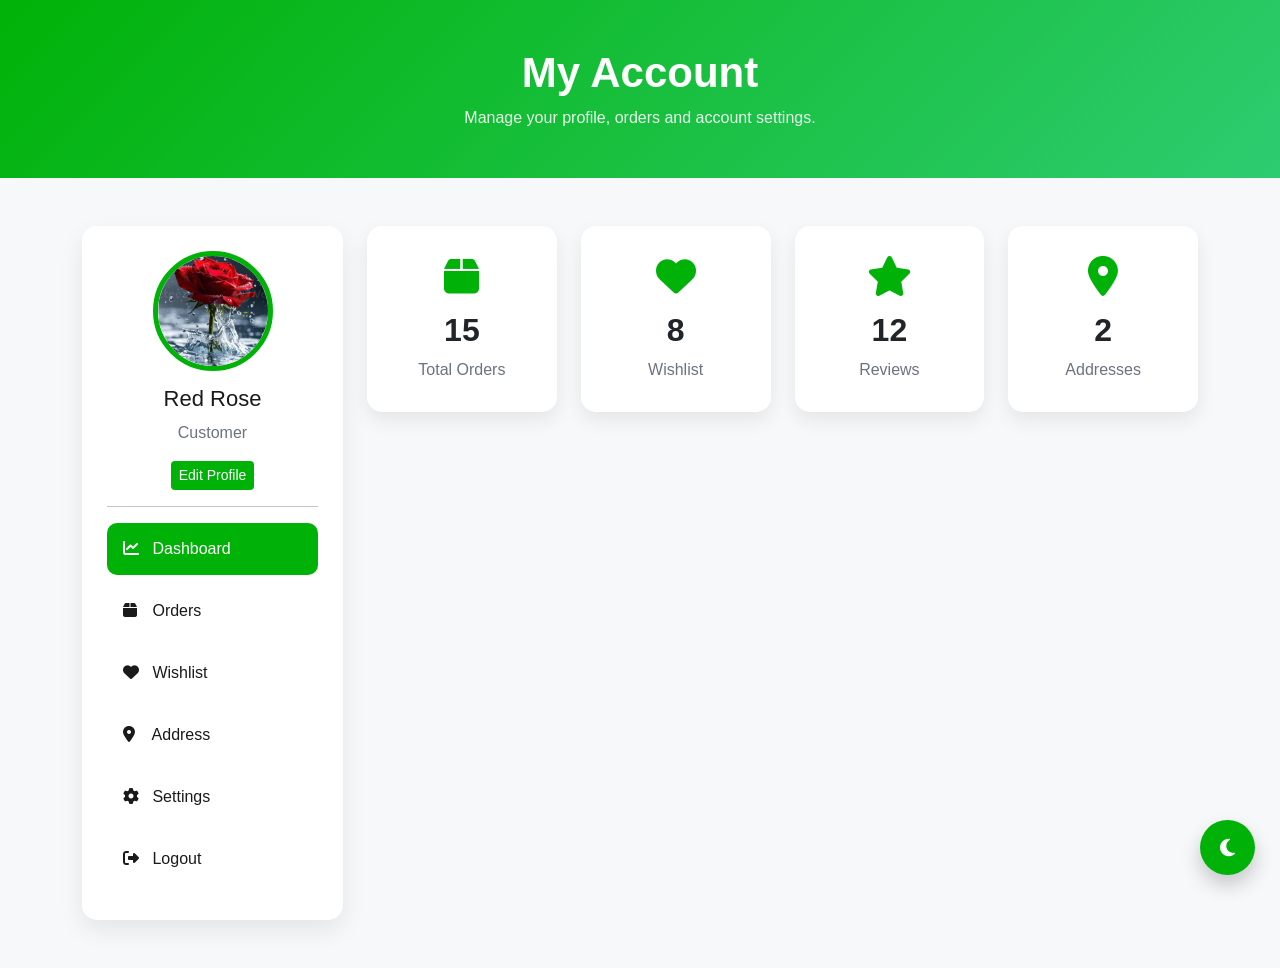
<file: account.html>
<!DOCTYPE html>
<html lang="en">

<head>
    <meta charset="UTF-8">
    <meta name="viewport" content="width=device-width, initial-scale=1.0">
    <title>My Account | Ecobazar</title>

    <!-- Bootstrap -->
    <link href="https://cdn.jsdelivr.net/npm/bootstrap@5.3.7/dist/css/bootstrap.min.css" rel="stylesheet">

    <!-- Font Awesome -->
    <link rel="stylesheet" href="https://cdnjs.cloudflare.com/ajax/libs/font-awesome/6.6.0/css/all.min.css">

    <!-- Custom CSS -->
    <link rel="stylesheet" href="assets/css/account.css">
</head>

<body>

    <!-- Header -->
    <section class="account-header text-center py-5">
        <div class="container">
            <h1>My Account</h1>
            <p>Manage your profile, orders and account settings.</p>
        </div>
    </section>

    <div class="container py-5">

        <div class="row">

            <!-- Sidebar -->
            <div class="col-lg-3">

                <div class="sidebar">

                    <div class="profile text-center">

                        <img src="assets/images/profile.png" alt="Profile">

                        <h4>Red Rose</h4>

                        <p>Customer</p>

                        <button class="btn btn-success btn-sm">
                            Edit Profile
                        </button>

                    </div>

                    <hr>

                    <ul>

                        <li class="active" data-tab="dashboard">
                            <i class="fa-solid fa-chart-line"></i>
                            Dashboard
                        </li>

                        <li data-tab="orders">
                            <i class="fa-solid fa-box"></i>
                            Orders
                        </li>

                        <li data-tab="wishlist">
                            <i class="fa-solid fa-heart"></i>
                            Wishlist
                        </li>

                        <li data-tab="address">
                            <i class="fa-solid fa-location-dot"></i>
                            Address
                        </li>

                        <li data-tab="settings">
                            <i class="fa-solid fa-gear"></i>
                            Settings
                        </li>

                        <li>
                            <a href="index.html">
                                <i class="fa-solid fa-right-from-bracket"></i>
                                Logout
                            </a>
                        </li>

                    </ul>

                </div>

            </div>

            <!-- Content -->

            <div class="col-lg-9">

                <!-- Dashboard -->

                <div id="dashboard" class="tab-content active">

                    <div class="row g-4">

                        <div class="col-md-3">

                            <div class="card dashboard-card">

                                <i class="fa-solid fa-box"></i>

                                <h3>15</h3>

                                <p>Total Orders</p>

                            </div>

                        </div>

                        <div class="col-md-3">

                            <div class="card dashboard-card">

                                <i class="fa-solid fa-heart"></i>

                                <h3>8</h3>

                                <p>Wishlist</p>

                            </div>

                        </div>

                        <div class="col-md-3">

                            <div class="card dashboard-card">

                                <i class="fa-solid fa-star"></i>

                                <h3>12</h3>

                                <p>Reviews</p>

                            </div>

                        </div>

                        <div class="col-md-3">

                            <div class="card dashboard-card">

                                <i class="fa-solid fa-location-dot"></i>

                                <h3>2</h3>

                                <p>Addresses</p>

                            </div>

                        </div>

                    </div>

                </div>

                <!-- Orders -->

                <div id="orders" class="tab-content">

                    <div class="content-card">

                        <h3>Recent Orders</h3>

                        <table class="table table-hover">

                            <thead>

                                <tr>

                                    <th>Order ID</th>

                                    <th>Date</th>

                                    <th>Status</th>

                                    <th>Total</th>

                                    <th></th>

                                </tr>

                            </thead>

                            <tbody>

                                <tr>

                                    <td>#1001</td>

                                    <td>20 Jul 2026</td>

                                    <td><span class="badge bg-success">Delivered</span></td>

                                    <td>$45</td>

                                    <td><button class="btn btn-success btn-sm">View</button></td>

                                </tr>

                                <tr>

                                    <td>#1002</td>

                                    <td>22 Jul 2026</td>

                                    <td><span class="badge bg-warning text-dark">Pending</span></td>

                                    <td>$30</td>

                                    <td><button class="btn btn-success btn-sm">View</button></td>

                                </tr>

                            </tbody>

                        </table>

                    </div>

                </div>

                <!-- Wishlist -->

                <div id="wishlist" class="tab-content">

                    <div class="content-card">

                        <h3>Wishlist</h3>

                        <p>You have <strong>8</strong> products saved.</p>

                    </div>

                </div>

                <!-- Address -->

                <div id="address" class="tab-content">

                    <div class="content-card">

                        <h3>Saved Address</h3>

                        <p>Chattogram, Bangladesh</p>

                        <button class="btn btn-success">
                            Edit Address
                        </button>

                    </div>

                </div>

                <!-- Settings -->

                <div id="settings" class="tab-content">

                    <div class="content-card">

                        <h3>Account Settings</h3>

                        <form>

                            <div class="row">

                                <div class="col-md-6 mb-3">

                                    <label>Name</label>

                                    <input class="form-control" value="Taki Mahmud Rafi">

                                </div>

                                <div class="col-md-6 mb-3">

                                    <label>Email</label>

                                    <input class="form-control" value="taki@gmail.com">

                                </div>

                                <div class="col-md-6 mb-3">

                                    <label>Phone</label>

                                    <input class="form-control" value="+8801XXXXXXXXX">

                                </div>

                                <div class="col-md-6 mb-3">

                                    <label>Password</label>

                                    <input type="password" class="form-control">

                                </div>

                            </div>

                            <button class="btn btn-success">
                                Save Changes
                            </button>

                        </form>

                    </div>

                </div>

            </div>

        </div>

    </div>

    <script src="assets/js/account.js"></script>

</body>

</html>
</file>
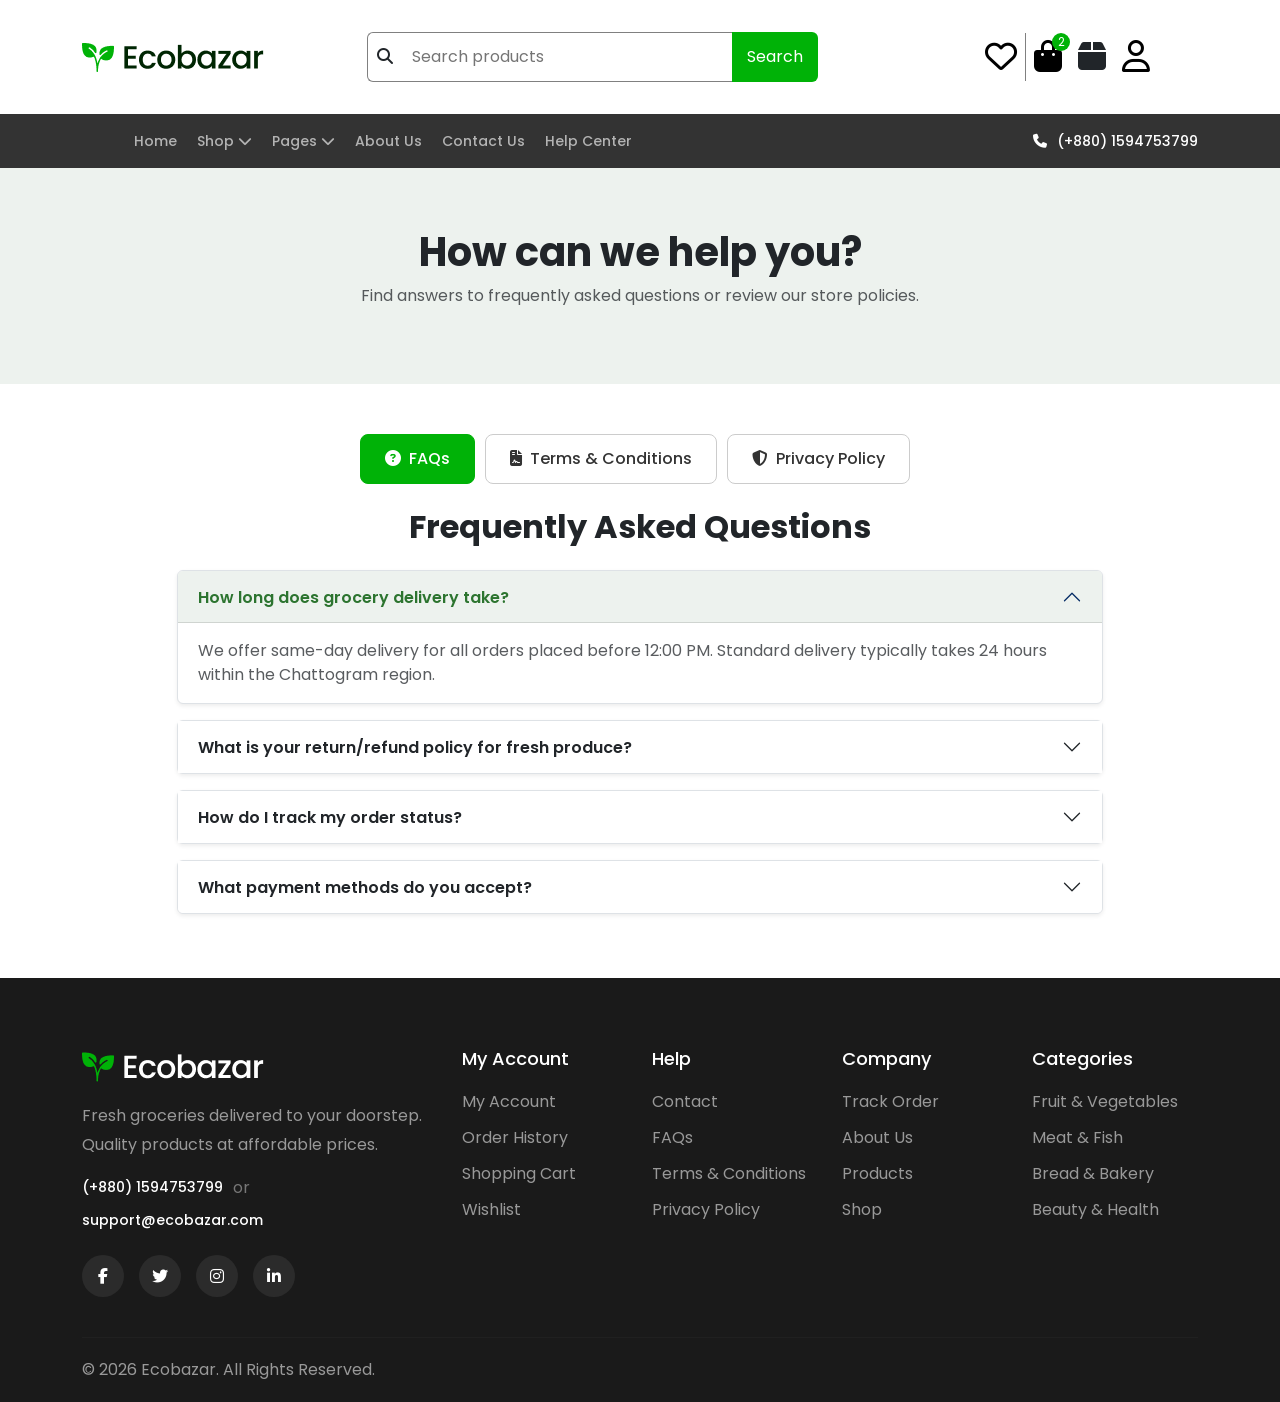
<file: help.html>
<!DOCTYPE html>
<html lang="en">

<head>
  <meta charset="UTF-8">
  <meta name="viewport" content="width=device-width, initial-scale=1.0">
  <link rel="shortcut icon" href="./assets/images/fav.png" type="image/x-icon" />
  <title>Help Center - ECOBAZAR</title>
  <!-- GOOGLE FONTS -->
  <link rel="preconnect" href="https://fonts.googleapis.com">
  <link rel="preconnect" href="https://fonts.gstatic.com" crossorigin>
  <link
    href="https://fonts.googleapis.com/css2?family=Abril+Fatface&family=Dancing+Script:wght@400..700&family=Open+Sans:ital,wght@0,300..800;1,300..800&family=PT+Sans:ital,wght@0,400;0,700;1,400;1,700&family=Poppins:ital,wght@0,100;0,200;0,300;0,400;0,500;0,600;0,700;0,800;0,900;1,100;1,200;1,300;1,400;1,500;1,600;1,700;1,800;1,900&family=Potta+One&family=Ubuntu:ital,wght@0,300;0,400;0,500;0,700;1,300;1,400;1,500;1,700&display=swap"
    rel="stylesheet">
  <!-- FONT AWESOME CDN -->
  <link rel="stylesheet" href="https://cdnjs.cloudflare.com/ajax/libs/font-awesome/6.6.0/css/all.min.css"
    integrity="sha512-Kc323vGBEqzTmouAECnVceyQqyqdsSiqLQISBL29aUW4U/M7pSPA/gEUZQqv1cwx4OnYxTxve5UMg5GT6L4JJg=="
    crossorigin="anonymous" referrerpolicy="no-referrer" />
  <!-- BOOTSTRAP CSS -->
  <link rel="stylesheet" href="./assets/css/bootstrap.min.css">
  <link href="https://cdn.jsdelivr.net/npm/bootstrap@5.3.7/dist/css/bootstrap.min.css" rel="stylesheet">

  <!-- CUSTOM CSS -->
  <link rel="stylesheet" href="./assets/css/style.css">

  <style>
    /* Custom Help Center Page Styles */
    .help-hero {
      background: #edf2ee;
      padding: 60px 0;
      margin-bottom: 50px;
    }

    .help-nav-pills .nav-link {
      color: var(--gray-scale-gray-800);
      font-weight: 500;
      border-radius: 8px;
      padding: 12px 24px;
      margin-right: 10px;
      background-color: var(--gray-scale-white);
      border: 1px solid var(--gray-scale-gray-200);
      transition: all 0.3s ease;
    }

    .help-nav-pills .nav-link.active,
    .help-nav-pills .nav-link:hover {
      background-color: var(--branding-success);
      color: var(--gray-scale-white) !important;
      border-color: var(--branding-success);
    }

    .accordion-button:not(.collapsed) {
      color: var(--branding-success-dark);
      background-color: var(--green-gray-scale-50);
      box-shadow: inset 0 -1px 0 rgba(0, 0, 0, .125);
    }

    .accordion-button:focus {
      border-color: var(--branding-success);
      box-shadow: 0 0 0 0.25rem rgba(0, 178, 7, 0.25);
    }

    .legal-card {
      background: #fff;
      border: 1px solid var(--gray-scale-gray-200);
      border-radius: 12px;
      padding: 30px;
      margin-bottom: 30px;
      box-shadow: 0 4px 15px rgba(0, 0, 0, 0.03);
    }

    .legal-card h3 {
      color: var(--gray-scale-gray-900);
      font-size: 20px;
      font-weight: 600;
      margin-bottom: 15px;
    }

    .legal-card p, .legal-card li {
      color: var(--gray-scale-gray-600);
      font-size: 14px;
      line-height: 1.7;
    }
  </style>
</head>

<body>
  <a class="skip-link" href="#main-content">Skip to main content</a>
  
 

  <main id="main-content">

    <!-- NAVBAR -->
    <section id="navbar">
      <div class="container mt-3">
        <div class="row align-items-center justify-content-between">
          <div class="col-lg-2 col">
            <button type="button" data-bs-toggle="offcanvas" data-bs-target="#offcanvasExample"
              aria-controls="offcanvasExample" class="menu-toggle d-lg-none" aria-label="Open navigation menu"><i
                class="fa-solid fa-bars-staggered" aria-hidden="true"></i></button>
            <a href="index.html" aria-label="Ecobazar home"><img src="./assets/images/Logo.png" alt="Ecobazar"></a>
          </div>
          <div class="col-lg-5 d-none d-lg-block search">
            <form class="btn-group" data-product-search role="search">
              <span class="search_icon" aria-hidden="true"><i class="fa-solid fa-magnifying-glass"></i></span>
              <label class="visually-hidden" for="desktop-search">Search products</label>
              <input id="desktop-search" type="search" name="q" placeholder="Search products" autocomplete="off">
              <button type="submit">Search</button>
            </form>
          </div>
          <div class="col-lg-3 col">
            <div class="icons d-flex align-items-center justify-content-center">
              <div class="one">
                <a href="login.html" style="color: black;">
                  <button class="icon-button first" type="button" data-header-favorite aria-label="View wishlist"> <i
                      class="fa-regular fa-heart heart" aria-hidden="true"></i></button></a>
              </div>
              <div class="two d-flex align-items-center">
                <a href="login.html" style="color: black;">
                  <button class="icon-button icon_parent first" type="button" data-view-cart
                    aria-label="View shopping cart"><i class="fa-solid fa-bag-shopping card_shop"
                      aria-hidden="true"></i>
                    <span class="count">2</span>
                  </button>
                  <div class="contains">
                </a>
              </div>

            </div>


            <div class="two d-flex align-items-center">
              <a href="login.html" style="color: inherit; text-decoration: none;" aria-label="View Orders">
                <button class="icon-button icon_parent first" type="button" data-view-orders>
                  <i class="fa-solid fa-box profile_icon" aria-hidden="true"></i>
                </button>
              </a>
              <div class="contains">

              </div>
            </div>


            <div class="two d-flex align-items-center">
              <a href="login.html" style="color: black;"><button class="icon-button icon_parent first" type="button"
                  data-view-profile aria-label="View profile">
                  <i class="fa-regular fa-user profile_icon" aria-hidden="true"></i>
                </button>
                <div class="contains">
              </a>
            </div>
            </div>
          </div>
        </div>

        <div class="row mt-3">
          <div class="col-12 d-lg-none search">
            <form class="btn-group" data-product-search role="search">
              <span class="search_icon" aria-hidden="true"><i class="fa-solid fa-magnifying-glass"></i></span>
              <label class="visually-hidden" for="mobile-search">Search products</label>
              <input id="mobile-search" type="search" name="q" placeholder="Search products" autocomplete="off">
              <button type="submit">Search</button>
            </form>
          </div>
        </div>
      </div>
    </section>
    <!-- NAVBAR END -->

    <!-- NAVIGATION MENU -->
    <nav class="navigation_menu d-none d-lg-block">
      <div class="container">
        <div class="d-flex align-items-center justify-content-between">
          <ul>
            <li>
              <a href="index.html#home">Home</a>
            </li>
            <li>
              <a href="index.html#popular-products">Shop <span><i class="fa-solid fa-chevron-down"></i></span></a>
              <ul class="dropdown">
                <li><a href="index.html#hot-deals">Fruit & Vegetables</a></li>
                <li><a href="index.html#popular-products">Meat & Fish</a></li>
                <li><a href="index.html#popular">Bread & Bakery</a></li>
                <li><a href="index.html#featured-products">Beauty & Health</a></li>
              </ul>
            </li>
            <li>
              <a href="index.html#featured-products">Pages <span><i class="fa-solid fa-chevron-down"></i></span></a>
              <ul class="dropdown">
                <li><a href="index.html#popular">Popular Categories</a></li>
                <li><a href="index.html#popular-products">Popular Products</a></li>
                <li><a href="index.html#hot-deals">Hot Deals</a></li>
                <li><a href="index.html#featured-products">Featured Products</a></li>
                <li><a href="index.html#latest">Latest News</a></li>
              </ul>
            </li>
            <li>
              <a href="index.html#about-us">About Us</a>
            </li>
            <li>
              <a href="index.html#contact-us">Contact Us</a>
            </li>
            <li>
              <a href="help.html" class="active">Help Center</a>
            </li>
          </ul>
          <div class="call">
            <span><i class="fa-solid fa-phone"></i></span>
            <span> (+880) 1594753799</span>
          </div>
        </div>
      </div>
    </nav>

    <!-- Mobile Offcanvas -->
    <div class="offcanvas offcanvas-start" tabindex="-1" id="offcanvasExample" aria-labelledby="offcanvasExampleLabel">
      <div class="offcanvas-header">
        <img class="img-fluid" src="./assets/images/Logo.png" alt="Ecobazar">
        <button type="button" class="btn-close" data-bs-dismiss="offcanvas" aria-label="Close"></button>
      </div>
      <div class="offcanvas-body">
        <div class="container">
          <div class="d-flex flex-column justify-content-between h-100">
            <ul class="ps-0">
              <li class="mb-2">
                <a class="text-decoration-none text-body-emphasis fw-medium" href="index.html#home">Home</a>
              </li>
              <li class="mb-2">
                <a class="text-decoration-none text-body-emphasis fw-medium" href="index.html#popular-products">Shop</a>
              </li>
              <li class="mb-2">
                <a class="text-decoration-none text-body-emphasis fw-medium" href="index.html#featured-products">Pages</a>
              </li>
              <li class="mb-2">
                <a class="text-decoration-none text-body-emphasis fw-medium" href="index.html#about-us">About Us</a>
              </li>
              <li class="mb-2">
                <a class="text-decoration-none text-body-emphasis fw-medium" href="index.html#contact-us">Contact Us</a>
              </li>
              <li class="mb-2">
                <a class="text-decoration-none text-success fw-bold" href="help.html">Help Center</a>
              </li>
            </ul>
            <div class="call mt-4">
              <span class="text-dark"><i class="fa-solid fa-phone text-success"></i> (+880) 1594753799</span>
            </div>
          </div>
        </div>
      </div>
    </div>
    <!-- NAVIGATION MENU END -->

    <!-- HERO SECTION -->
    <section class="help-hero text-center">
      <div class="container">
        <h1 class="fw-bold text-dark mb-2">How can we help you?</h1>
        <p class="text-muted">Find answers to frequently asked questions or review our store policies.</p>
      </div>
    </section>

    <!-- HELP CENTER MAIN CONTENT -->
    <section class="help-content pb-5">
      <div class="container">
        <!-- Navigation Pills -->
        <ul class="nav nav-pills help-nav-pills mb-4 justify-content-center" id="helpTabs" role="tablist">
          <li class="nav-item" role="presentation">
            <button class="nav-link active" id="faq-tab" data-bs-toggle="pill" data-bs-target="#faq" type="button" role="tab" aria-controls="faq" aria-selected="true">
              <i class="fa-solid fa-circle-question me-2"></i>FAQs
            </button>
          </li>
          <li class="nav-item" role="presentation">
            <button class="nav-link" id="terms-tab" data-bs-toggle="pill" data-bs-target="#terms" type="button" role="tab" aria-controls="terms" aria-selected="false">
              <i class="fa-solid fa-file-contract me-2"></i>Terms & Conditions
            </button>
          </li>
          <li class="nav-item" role="presentation">
            <button class="nav-link" id="privacy-tab" data-bs-toggle="pill" data-bs-target="#privacy" type="button" role="tab" aria-controls="privacy" aria-selected="false">
              <i class="fa-solid fa-shield-halved me-2"></i>Privacy Policy
            </button>
          </li>
        </ul>

        <!-- Tab Contents -->
        <div class="tab-content" id="helpTabsContent">
          
          <!-- SECTION 1: FAQS -->
          <div class="tab-pane fade show active" id="faq" role="tabpanel" aria-labelledby="faq-tab">
            <div class="row justify-content-center">
              <div class="col-lg-10">
                <h2 class="fw-bold mb-4 text-center">Frequently Asked Questions</h2>
                
                <div class="accordion" id="faqAccordion">
                  <div class="accordion-item mb-3 border rounded shadow-sm">
                    <h3 class="accordion-header" id="headingOne">
                      <button class="accordion-button fw-semibold" type="button" data-bs-toggle="collapse" data-bs-target="#collapseOne" aria-expanded="true" aria-controls="collapseOne">
                        How long does grocery delivery take?
                      </button>
                    </h3>
                    <div id="collapseOne" class="accordion-collapse collapse show" aria-labelledby="headingOne" data-bs-parent="#faqAccordion">
                      <div class="accordion-body text-muted">
                        We offer same-day delivery for all orders placed before 12:00 PM. Standard delivery typically takes 24 hours within the Chattogram region.
                      </div>
                    </div>
                  </div>

                  <div class="accordion-item mb-3 border rounded shadow-sm">
                    <h3 class="accordion-header" id="headingTwo">
                      <button class="accordion-button collapsed fw-semibold" type="button" data-bs-toggle="collapse" data-bs-target="#collapseTwo" aria-expanded="false" aria-controls="collapseTwo">
                        What is your return/refund policy for fresh produce?
                      </button>
                    </h3>
                    <div id="collapseTwo" class="accordion-collapse collapse" aria-labelledby="headingTwo" data-bs-parent="#faqAccordion">
                      <div class="accordion-body text-muted">
                        We offer a 100% satisfaction or 30-day money-back guarantee. If you receive any fresh fruits or vegetables that do not meet your expectations, contact our customer service immediately for a free replacement or refund.
                      </div>
                    </div>
                  </div>

                  <div class="accordion-item mb-3 border rounded shadow-sm">
                    <h3 class="accordion-header" id="headingThree">
                      <button class="accordion-button collapsed fw-semibold" type="button" data-bs-toggle="collapse" data-bs-target="#collapseThree" aria-expanded="false" aria-controls="collapseThree">
                        How do I track my order status?
                      </button>
                    </h3>
                    <div id="collapseThree" class="accordion-collapse collapse" aria-labelledby="headingThree" data-bs-parent="#faqAccordion">
                      <div class="accordion-body text-muted">
                        You can track your active orders by navigating to the "Track Order" link in the footer or under your "My Account" dashboard after logging in.
                      </div>
                    </div>
                  </div>

                  <div class="accordion-item mb-3 border rounded shadow-sm">
                    <h3 class="accordion-header" id="headingFour">
                      <button class="accordion-button collapsed fw-semibold" type="button" data-bs-toggle="collapse" data-bs-target="#collapseFour" aria-expanded="false" aria-controls="collapseFour">
                        What payment methods do you accept?
                      </button>
                    </h3>
                    <div id="collapseFour" class="accordion-collapse collapse" aria-labelledby="headingFour" data-bs-parent="#faqAccordion">
                      <div class="accordion-body text-muted">
                        We accept major Credit/Debit cards, BKash, Nagad, and Cash on Delivery (COD) for supported locations.
                      </div>
                    </div>
                  </div>
                </div>
              </div>
            </div>
          </div>

          <!-- SECTION 2: TERMS & CONDITIONS -->
          <div class="tab-pane fade" id="terms" role="tabpanel" aria-labelledby="terms-tab">
            <div class="row justify-content-center">
              <div class="col-lg-10">
                <h2 class="fw-bold mb-4 text-center">Terms & Conditions</h2>
                
                <div class="legal-card">
                  <h3>1. Introduction</h3>
                  <p>Welcome to Ecobazar. By accessing and using our website, you agree to comply with and be bound by the following terms and conditions of use, which govern Ecobazar's relationship with you in relation to this store.</p>
                </div>

                <div class="legal-card">
                  <h3>2. Product Availability & Pricing</h3>
                  <p>All items are subject to availability. Prices for products are subject to change without notice. We reserve the right to modify or discontinue any item or service at any time without prior notification.</p>
                </div>

                <div class="legal-card">
                  <h3>3. User Accounts</h3>
                  <p>When you create an account with us, you must provide accurate and complete information. You are solely responsible for maintaining the confidentiality of your account credentials and for all activities that occur under your account.</p>
                </div>

                <div class="legal-card">
                  <h3>4. Limitation of Liability</h3>
                  <p>Ecobazar shall not be liable for any indirect, incidental, special, or consequential damages resulting from the use or inability to use our services or products purchased through the platform.</p>
                </div>
              </div>
            </div>
          </div>

          <!-- SECTION 3: PRIVACY POLICY -->
          <div class="tab-pane fade" id="privacy" role="tabpanel" aria-labelledby="privacy-tab">
            <div class="row justify-content-center">
              <div class="col-lg-10">
                <h2 class="fw-bold mb-4 text-center">Privacy Policy</h2>
                
                <div class="legal-card">
                  <h3>1. Information We Collect</h3>
                  <p>We collect personal information that you provide directly to us when registering, placing an order, or subscribing to our newsletter. This includes your name, email address, physical address, and phone number.</p>
                </div>

                <div class="legal-card">
                  <h3>2. How We Use Your Data</h3>
                  <p>Your information allows us to process orders, deliver groceries, manage payments, communicate promotional offers, and personalize your overall shopping experience with Ecobazar.</p>
                </div>

                <div class="legal-card">
                  <h3>3. Data Protection & Security</h3>
                  <p>We implement strict security standards and encryption measures to protect your personal details from unauthorized access, disclosure, or alteration.</p>
                </div>

                <div class="legal-card">
                  <h3>4. Third-Party Services</h3>
                  <p>We do not sell or trade your personal data. We only share necessary data with trusted third parties (such as logistics partners and payment gateways) solely to complete your order transactions.</p>
                </div>
              </div>
            </div>
          </div>

        </div>
      </div>
    </section>

    

  </main>

  <!-- FOOTER -->
  <footer id="footer">
    <div class="container">
      <div class="row gy-5">
        <!-- Company -->
        <div class="col-lg-4 col-md-6">
          <img src="./assets/images/LogoFooter.png" alt="Ecobazar Logo" class="img-fluid mb-3">
          <p class="footer_description">
            Fresh groceries delivered to your doorstep. Quality products at affordable prices.
          </p>
          <div class="phone">
            <a href="tel:+8801594753799">(+880) 1594753799</a>
            <span>or</span>
            <a href="mailto:support@ecobazar.com">support@ecobazar.com</a>
          </div>
          <div class="social-links mt-4">

            <a href="https://www.facebook.com/" target="_blank"><i class="fab fa-facebook-f"></i></a>

            <a href="https://x.com/" target="_blank"><i class="fab fa-twitter"></i></a>

            <a href="https://www.instagram.com/" target="_blank"><i class="fab fa-instagram"></i></a>

            <a href="https://www.linkedin.com/" target="_blank"><i class="fab fa-linkedin-in"></i></a>

          </div>

        </div>

        <!-- Account -->

        <div class="col-lg-2 col-md-6">

          <div class="footer_box">

            <h3>My Account</h3>

            <ul>

              <li><a href="login.html">My Account</a></li>

              <li><a href="login.html">Order History</a></li>

              <li><a href="login.html">Shopping Cart</a></li>

              <li><a href="login.html">Wishlist</a></li>

            </ul>

          </div>

        </div>

        <!-- Help -->

        <div class="col-lg-2 col-md-6">

          <div class="footer_box">

            <h3>Help</h3>

            <ul>

              <li><a href="#contact-us">Contact</a></li>

              <li><a href="help.html#faq">FAQs</a></li>

              <li><a href="help.html#terms">Terms & Conditions</a></li>

              <li><a href="help.html#privacy">Privacy Policy</a></li>

            </ul>

          </div>

        </div>

        <!-- Company -->

        <div class="col-lg-2 col-md-6">

          <div class="footer_box">

            <h3>Company</h3>

            <ul>

              <li><a href="login.html">Track Order</a></li>

              <li><a href="#about-us">About Us</a></li>

              <li><a href="#popular-products">Products</a></li>

              <li><a href="#popular-products">Shop</a></li>

            </ul>

          </div>

        </div>

        <!-- Categories -->

        <div class="col-lg-2 col-md-6">

          <div class="footer_box">

            <h3>Categories</h3>

            <ul>

              <li><a href="#hot-deals">Fruit & Vegetables</a></li>

              <li><a href="#popular-products">Meat & Fish</a></li>

              <li><a href="#popular">Bread & Bakery</a></li>

              <li><a href="#featured-products">Beauty & Health</a></li>

            </ul>

          </div>

        </div>

      </div>

      <hr class="footer-line">

      <div class="footer-bottom">
        <p>© 2026 Ecobazar. All Rights Reserved.</p>
      </div>
    </div>
  </footer>

  <!-- BOOTSTRAP JS -->
  <script src="./assets/js/bootstrap.bundle.min.js"></script>
  <script src="https://cdn.jsdelivr.net/npm/bootstrap@5.3.7/dist/js/bootstrap.bundle.min.js"></script>
  <script src="assets/js/index.js"></script>
</body>

</html>
</file>
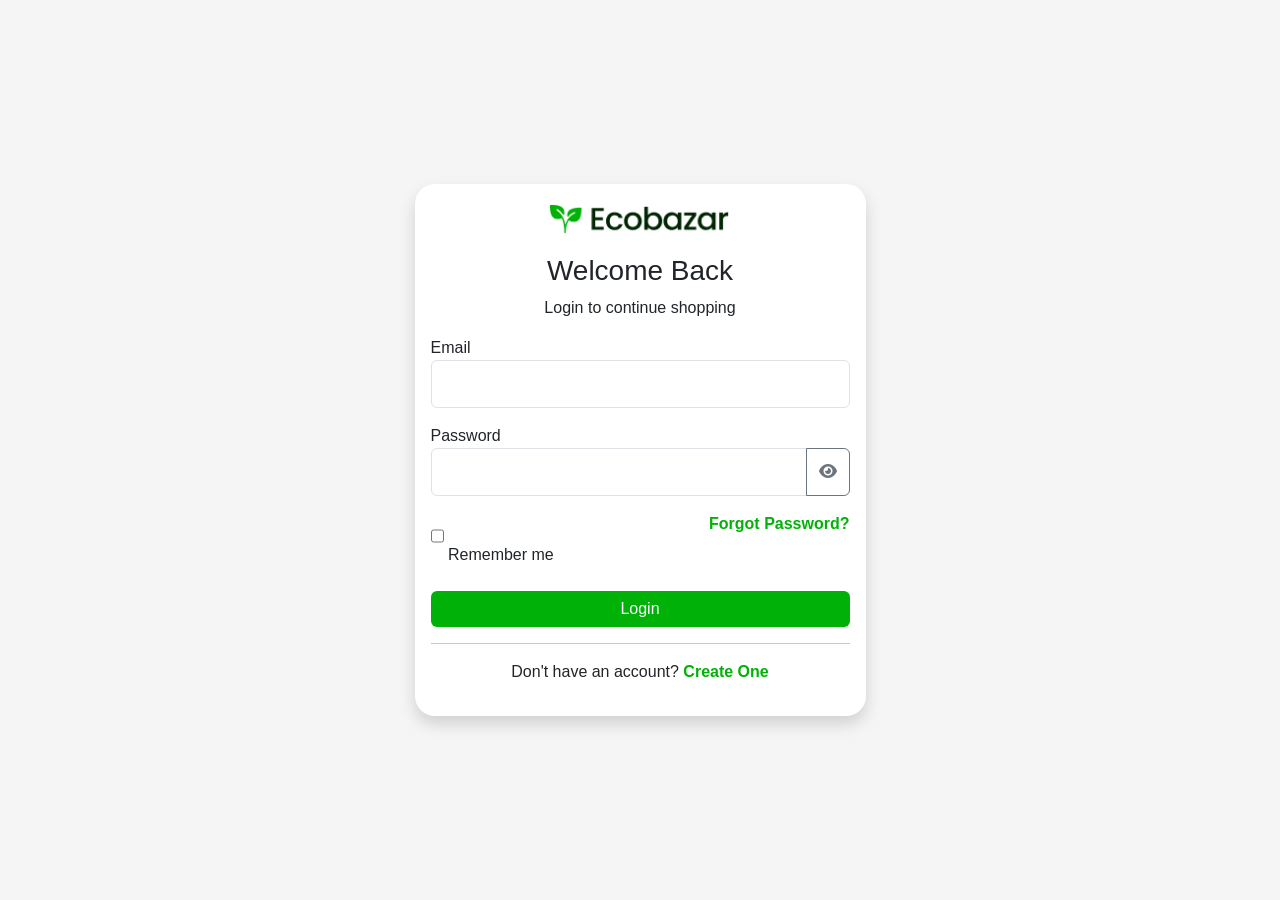
<file: login.html>
<!DOCTYPE html>
<html lang="en">

<head>

    <meta charset="UTF-8">
    <meta name="viewport" content="width=device-width, initial-scale=1">

    <title>Ecobazar Login</title>

    <link href="https://cdn.jsdelivr.net/npm/bootstrap@5.3.7/dist/css/bootstrap.min.css" rel="stylesheet">

    <link rel="stylesheet" href="assets/css/login.css">

    <link rel="stylesheet" href="https://cdnjs.cloudflare.com/ajax/libs/font-awesome/6.6.0/css/all.min.css">

</head>

<body>

    <div class="container">

        <div class="row justify-content-center align-items-center vh-100">

            <div class="col-lg-5">

                <div class="card auth-card shadow">

                    <div class="card-body">

                        <div class="text-center">

                            <img src="assets/images/Logo.png" width="180">

                            <h3 class="mt-3">Welcome Back</h3>

                            <p>Login to continue shopping</p>

                        </div>

                        <!-- LOGIN FORM -->

                        <form id="loginForm">

                            <div class="mb-3">

                                <label>Email</label>

                                <input type="email" class="form-control" id="loginEmail" required>

                            </div>

                            <div class="mb-3">

                                <label>Password</label>

                                <div class="input-group">

                                    <input type="password" class="form-control" id="loginPassword" required>

                                    <button class="btn btn-outline-secondary" type="button"
                                        onclick="togglePassword('loginPassword',this)">

                                        <i class="fa-solid fa-eye"></i>

                                    </button>

                                </div>

                            </div>

                            <div class="d-flex justify-content-between">

                                <div>

                                    <input type="checkbox">

                                    Remember me

                                </div>

                                <a href="#">Forgot Password?</a>

                            </div>

                            <button class="btn btn-success w-100 mt-4">

                                Login

                            </button>

                        </form>

                        <hr>

                        <p class="text-center">

                            Don't have an account?

                            <a href="#" id="showSignup">

                                Create One

                            </a>

                        </p>

                        <!-- SIGNUP -->

                        <form id="signupForm" style="display:none;">

                            <div class="mb-3">

                                <label>Full Name</label>

                                <input type="text" class="form-control" required>

                            </div>

                            <div class="mb-3">

                                <label>Email</label>

                                <input type="email" class="form-control" required>

                            </div>

                            <div class="mb-3">

                                <label>Password</label>

                                <div class="input-group">

                                    <input type="password" class="form-control" id="signupPassword" required>

                                    <button class="btn btn-outline-secondary" type="button"
                                        onclick="togglePassword('signupPassword',this)">

                                        <i class="fa-solid fa-eye"></i>

                                    </button>

                                </div>

                            </div>

                            <div class="mb-3">

                                <label>Confirm Password</label>

                                <input type="password" class="form-control" id="confirmPassword" required>

                            </div>

                            <button class="btn btn-success w-100">

                                Create Account

                            </button>

                        </form>

                        <p class="text-center mt-3" id="backLogin" style="display:none;">

                            Already have an account?

                            <a href="#">

                                Login

                            </a>

                        </p>

                    </div>

                </div>

            </div>

        </div>

    </div>

    <script src="assets/js/login.js"></script>

</body>

</html>
</file>
<file: assets/css/style.css>
/* COMMON  */
:root {
  --green-gray-scale-900: #002603;
  --green-gray-scale-800: #173b1a;
  --green-gray-scale-700: #2b572e;
  --green-gray-scale-600: #406b42;
  --green-gray-scale-500: #618062;
  --green-gray-scale-400: #7a997c;
  --green-gray-scale-300: #96b297;
  --green-gray-scale-200: #b4ccb4;
  --green-gray-scale-100: #dae5da;
  --green-gray-scale-50: #edf2ee;
  --gray-scale-gray-900: #1a1a1a;
  --gray-scale-gray-800: #333;
  --gray-scale-gray-700: #4d4d4d;
  --gray-scale-gray-600: #666;
  --gray-scale-gray-500: #808080;
  --gray-scale-gray-400: #999;
  --gray-scale-gray-300: #b3b3b3;
  --gray-scale-gray-200: #ccc;
  --gray-scale-gray-100: #e6e6e6;
  --gray-scale-gray-50: #f2f2f2;
  --gray-scale-white: #fff;
  --branding-success-bright: #84d187;
  --branding-success: #00b207;
  --branding-success-dark: #2c742f;
  --branding-warning: #ff8a00;
  --branding-error: #ea4b48;
  --font-family: "Poppins", sans-serif;
  --second-family: "Dancing Script", sans-serif;
}

* {
  margin: 0;
  padding: 0;
  list-style: none;
  text-decoration: none;
  box-sizing: border-box;
  font-family: var(--font-family);
}

/* COMMON END  */
/* HEADER */
header {
  border-bottom: 1px solid #666;
}

.location_box span i {
  color: var(--gray-scale-gray-600);
  padding-right: 10px;
}

.location_box {
  display: flex;
  align-items: center;
}

.location_box p {
  margin: auto;
}

.location_box p {
  font-weight: 400;
  font-size: 12px;
  line-height: 130%;
  color: var(--gray-scale-gray-600);
}

.navigation_box ul {
  margin: auto 0;
  padding: 10px 0;
}

.navigation_box ul li a {
  text-decoration: none;
  font-weight: 400;
  font-size: 12px;
  line-height: 130%;
  text-align: center;
  color: var(--gray-scale-gray-600);
}

.navigation_box ul li {
  padding-right: 15px;
}

/* HEADER END */
* {
  margin: 0;
  padding: 0;
  list-style: none;
  text-decoration: none;
  box-sizing: border-box;
  font-family: var(--font-family);
}

/* NAVBAR */
#navbar {
  padding: 16px;
}

#navbar .search {}

#navbar .search form {
  width: 100%;
  position: relative;
}

#navbar .search form input {
  width: 100%;
  border: 1px solid #808080;
  border-right: none;
  border-top-left-radius: 6px;
  border-bottom-left-radius: 6px;
  padding: 12px 44px;
}

#navbar .search form button {
  border: none;
  background-color: #00b207;
  color: #fff;
  border-top-right-radius: 6px;
  border-bottom-right-radius: 6px;
  padding: 12px 0;
  width: 25%;
}

#navbar .search form .search_icon {
  position: absolute;
  left: 10px;
  top: 12.5px;
  display: inline-block;
}

#navbar .icons span {
  padding: 0 8px;
  display: inline-block;
}

#navbar .icons .one {
  border-right: 1px solid #808080;


}

#navbar .icons .two p {
  margin: 0 !important;

}

#navbar .icons .icon_parent {
  position: relative;
}

#navbar .icons .two .count {
  display: inline-block;
  width: 18px;
  height: 18px;
  font-size: 12px;
  background-color: #00b207;
  color: #fff;
  display: flex;
  align-items: center;
  justify-content: center;
  border-radius: 50%;
  position: absolute;
  top: 0;
  right: 0;

}

#navbar .first {
  font-size: 32px;
  display: inline-block;
}


/*NAVBAR END*/

/*NAVICATION MENU*/
.navigation_menu {
  background: var(--gray-scale-gray-800);
  padding: 15px 0;
}

.navigation_menu ul {
  display: flex;
  align-items: center;
  margin: auto 0;
}

.navigation_menu ul li {
  padding-left: 20px;
}

.navigation_menu ul li a {
  text-decoration: none;
  font-weight: 500;
  font-size: 14px;
  line-height: 150%;
  color: var(--gray-scale-gray-300);
}

.navigation_menu ul li a:hover {
  color: white;
}

.navigation_menu ul li ul.dropdown {
  display: none;
  background: #212529;
  text-decoration: none;
  position: absolute;
  z-index: 999;
  width: 15%;
}

.navigation_menu ul li:hover ul.dropdown {
  display: block;
}

.call span i {
  font-size: 14px;
  color: var(--gray-scale-white);
}

.call span {
  font-weight: 500;
  font-size: 14px;
  line-height: 150%;
  color: var(--gray-scale-white);
  padding-left: 6px;
}

.Shopping_cart {
  position: relative;
}

.number {
  position: absolute;
  background: var(--branding-success-dark);
  border-radius: 16px;
  width: 18px;
  height: 18px;
  color: white;
  display: flex;
  align-items: center;
  justify-content: center;
  font-size: 12px;
  top: -6px;
  right: -6px;
}

/*NAVICATION MENU END*/

/*BANNER */

/*BANNER END*/


/* SERVICE*/
#service {
  margin: 90px 0;
  overflow-x: hidden;
}

#service .container {
  box-shadow: 5px 5px 25px gainsboro;
  padding: 25px 40px;
  border-radius: 10px;
}

.service_box {
  display: flex;
  align-items: center;
  justify-content: center;
  margin: auto 0;
}

.service_box div i {
  padding-right: 10px;
  font-size: 30px;
  color: var(--branding-success);
}

.service_box h3 {
  font-weight: 600;
  font-size: 16px;
  line-height: 120%;
  color: var(--gray-scale-gray-900);
}

.service_box p {
  font-weight: 400;
  font-size: 14px;
  line-height: 150%;
  color: var(--gray-scale-gray-400);
}

.service_box h3,
.service_box p {
  margin: 0;
  padding: 0;
}

/*SERVICE END*/


/*POPULAR CATAGORIES*/
#popular {
  margin-bottom: 90px;
}

.popular_header {
  display: flex;
  align-items: center;
  justify-content: space-between;
}

.popular_header h1 {
  font-weight: 600;
  font-size: 32px;
  line-height: 120%;
  color: var(--gray-scale-gray-900);
}

.popular_header button {
  font-weight: 500;
  font-size: 16px;
  line-height: 150%;
  color: var(--branding-success);
  background: transparent;
  border: none;
  outline: none;
}

.popular_box {
  border: 1px solid var(--gray-scale-gray-100);
  border-radius: 5px;
  padding: 16px 0px 20px 0px;
  text-align: center;
  width: 200px;
  transition-duration: 0.4s;
  display: flex;
  flex-direction: column;
  align-items: center;
  justify-content: center;
}

.popular_box img {
  width: 150px;
}

.popular_box h4 {
  font-weight: 500;
  font-size: 18px;
  line-height: 150%;
  text-align: center;
  color: var(--gray-scale-gray-900);
  padding-top: 10px;
  display: inline-block;
}

.popular_box:hover {
  border: 1px solid;
  box-shadow: 0 0 12px 0 rgba(32, 181, 38, 0.32);
}

.popular_box:hover h4 {
  color: var(--branding-success-dark);
}

#popular .popular-grid {
  border: 1px solid var(--gray-scale-gray-100);
}

/*POPULAR CATAGORIES END*/

/*POPULAR PRODUCTS*/
.product-section {
  margin: 90px 0;
}

.products_box {
  border: 1px solid var(--gray-scale-gray-200);
}

.products_box .products_image {
  display: flex;
  align-items: center;
  justify-content: center;
}

.products_box div img {
  width: 200px;
}

.products_box_content h4 {
  font-weight: 400;
  font-size: 14px;
  line-height: 150%;
  color: var(--gray-scale-gray-700);
}

.bold {
  font-weight: 500;
  font-size: 16px;
  line-height: 150%;
  color: var(--gray-scale-gray-900);
}

.blur {
  font-weight: 400;
  font-size: 16px;
  line-height: 150%;
  text-decoration: line-through;
  color: var(--gray-scale-gray-400);
}

.products_cart {
  background: gainsboro;
  width: 40px;
  height: 40px;
  border-radius: 100%;
  display: flex;
  align-items: center;
  justify-content: center;
  transition: all 0.4s ease-in-out;
}

.products_box {
  position: relative;
  transition: all 0.4s ease-in-out;
}

.sale {
  position: absolute;
  top: 15px;
  background: var(--branding-error);
  border-radius: 4px;
  padding: 3px 8px;
}

.sale p {
  padding: 0;
  margin: 0;
  font-weight: 500;
  font-size: 14px;
  line-height: 150%;
  color: var(--gray-scale-white);
}

.eye_love {
  position: absolute;
  top: 15px;
  left: 0px;
  opacity: 0;
  visibility: hidden;
  transition: all 0.4s ease-in-out;
}

.eye_love div {
  width: 40px;
  height: 40px;
  background: rgb(248, 246, 246);
  border-radius: 100%;
  font-size: 16px;
  display: flex;
  align-items: center;
  justify-content: center;
  margin-top: 8px;
}

.products_box:hover {
  border: 1px solid var(--branding-success-dark);
  box-shadow: 0 0 12px 0 rgba(32, 181, 38, 0.32);
}

.products_box:hover .eye_love {
  opacity: 1;
  visibility: visible;
  left: 210px;
}

.products_box:hover .products_cart {
  background: var(--branding-success);
  color: white;
}

.products_image img {
  overflow: hidden;
}

/*POPULAR PRODUCTS END*/

/*SPECIAL*/
.special_box_1 {
  position: relative;
  height: 540px;
  width: 380px;
  border-radius: 20px;
  padding: 30px 10px 0 10px;
}

.img-1 {
  position: absolute;
}

.content-1 {
  position: absolute;

}

.special_box_1 .content-1 h5 {
  font-weight: 500;
  font-size: 14px;
  line-height: 100%;
  letter-spacing: 0.03em;
  text-transform: uppercase;
  text-align: center;
  color: var(--gray-scale-white);
}

.special_box_1 .content-1 h1 {
  font-weight: 600;
  font-size: 40px;
  line-height: 120%;
  text-align: center;
  color: var(--gray-scale-white);
  padding-top: 10px;
}

.time span span {
  font-weight: 400;
  font-size: 20px;
  line-height: 150%;
  text-align: center;
  color: var(--gray-scale-white);
}

.time span span strong {
  font-weight: 400;
  font-size: 24px;
  line-height: 150%;
  text-align: center;
  color: rgba(255, 255, 255, 0.6);
}

.time span p {
  font-weight: 400;
  font-size: 12px;
  line-height: 100%;
  letter-spacing: 0.03em;
  text-transform: uppercase;
  color: rgba(255, 255, 255, 0.8);
}

.special_box_1 .content-1 button {
  border-radius: 43px;
  padding: 14px 22px;
  width: 162px;
  height: 45px;
  margin: 20px auto;
  font-weight: 600;
  font-size: 14px;
  line-height: 120%;
  text-align: justify;
  color: var(--branding-success);
  border: none;
  outline: navajowhite;
  background-color: white;
}

.special_box_2 {
  position: relative;
  background-position: center;
  background-size: cover;
  height: 540px;
  width: 380px;
  border-radius: 20px;
  padding: 30px 10px 0 10px;
}

.special_box_2 .content h5 {
  font-weight: 500;
  font-size: 14px;
  line-height: 100%;
  letter-spacing: 0.03em;
  text-transform: uppercase;
  text-align: center;
  color: var(--gray-scale-white);
}

.special_box_2 .content h1 {
  font-weight: 600;
  font-size: 40px;
  line-height: 120%;
  text-align: center;
  color: var(--gray-scale-white);
  padding-top: 10px;
}

.special_box_2 .content div {
  font-weight: 400;
  font-size: 18px;
  line-height: 150%;
  text-align: center;
  color: var(--gray-scale-white);
}

.content .start {
  color: var(--branding-warning);
}

.special_box_2 .content button {
  border-radius: 43px;
  padding: 14px 22px;
  width: 162px;
  height: 45px;
  margin: 20px auto;
  font-weight: 600;
  font-size: 14px;
  line-height: 120%;
  text-align: justify;
  color: var(--branding-success);
  border: none;
  outline: navajowhite;
  background-color: white;
}

.special_box_3 {
  height: 540px;
  width: 380px;
  border-radius: 20px;
  padding: 30px 10px 0 10px;
  position: relative;
  background-position: center;
}

.img {
  position: absolute;

}

.content {
  position: absolute;
}

.special_box_3 .content h5 {
  font-weight: 500;
  font-size: 14px;
  line-height: 100%;
  letter-spacing: 0.03em;
  text-transform: uppercase;
  text-align: center;
  color: var(--gray-scale-gray-900);
}

.special_box_3 .content h1 {
  font-weight: 600;
  font-size: 40px;
  line-height: 120%;
  text-align: center;
  color: var(--gray-scale-gray-900);
}

.special_box_3 .content div {
  font-weight: 400;
  font-size: 18px;
  line-height: 150%;
  text-align: center;
  color: var(--gray-scale-gray-900);
}

.content .up {
  font-weight: 600;
  font-size: 18px;
  line-height: 150%;
  text-align: center;
  color: #fcc900;
  border-radius: 5px;
  padding: 6px 12px;
  width: 100px;
  height: 39px;
  background: var(--gray-scale-gray-900);
}

.special_box_3 .content button {
  border-radius: 43px;
  padding: 14px 22px;
  width: 162px;
  height: 45px;
  margin: 20px auto;
  font-weight: 600;
  font-size: 14px;
  line-height: 120%;
  text-align: justify;
  color: var(--branding-success);
  border: none;
  outline: navajowhite;
  background-color: white;
}


/*SPECIAL END*/

/*SUMMER*/
.summer_sale {
  margin-top: 90px;
}

.summer {
  position: relative;
  background-position: center;
  background-size: cover;
  background-repeat: no-repeat;
  object-fit: contain;
  height: 300px;
  border-radius: 20px;
  display: flex;
  align-items: center;
  justify-content: end;
}

.summer .img {
  position: absolute;
}

.summer_container {
  width: 500px;
  margin-right: 20px;
  position: absolute;
}

.summer h4 {
  font-weight: 500;
  font-size: 16px;
  line-height: 100%;
  letter-spacing: 0.02em;
  text-transform: uppercase;
  color: var(--gray-scale-white);
}

.summer h1 {
  font-weight: 400;
  color: var(--gray-scale-white);
  font-size: 56px;
  line-height: 120%;
}

.summer h1 span {
  font-weight: 600;
  color: var(--branding-warning);
}

.summer p {
  font-weight: 400;
  font-size: 16px;
  line-height: 150%;
  color: var(--gray-scale-white);
}

.summer button {
  border-radius: 43px;
  padding: 14px 22px;
  width: 162px;
  height: 45px;
  margin: 20px 0;
  font-size: 14px;
  border: none;
  outline: none;
  background: var(--branding-success);
  font-weight: 600;
  font-size: 16px;
  line-height: 120%;
  color: var(--gray-scale-white);
}

/*SUMMER END*/


/*FEATURED*/

/*FEATURED END*/

/*LATEST*/
#latest {
  margin-bottom: 90px;
}

.Latest_header {
  font-weight: 600;
  font-size: 32px;
  line-height: 120%;
  text-align: center;
  color: var(--gray-scale-gray-900);
  margin-bottom: 40px;
}

.latest_box_image img {
  border-radius: 8px 8px 0 0;
  width: 100%;
  height: 324px;
  background-position: center;
  background-size: cover;
  object-fit: cover;
}

.latest_content {
  border: 1px solid var(--gray-scale-gray-100);
  border-radius: 0 0 8px 8px;
  padding: 24px;
  width: 100%;
  height: 180px;
}

.Latest_data {
  margin-bottom: 10px;
}

.Latest_data div span {
  font-weight: 400;
  font-size: 18px;
  padding-right: 10px;
  color: var(--gray-scale-gray-500);
}

.Latest_data div p {
  font-weight: 400;
  font-size: 14px;
  color: var(--gray-scale-gray-500);
  padding: 0;
  margin: 0;
}

.latest_content p {
  font-weight: 500;
  font-size: 16px;
  line-height: 150%;
  color: var(--gray-scale-gray-900);
}

.latest_content button {
  font-weight: 600;
  font-size: 16px;
  line-height: 120%;
  color: var(--branding-success);
  border: none;
  outline: none;
  background: transparent;
}

.latest_box {
  position: relative;
}

.calender {
  position: absolute;
  top: 250px;
  left: 30px;
  border-radius: 4px;
  padding: 6px 15px 10px 15px;
  width: 58px;
  height: 58px;
  background: var(--gray-scale-white);
}

.calender h5 {
  font-weight: 500;
  font-size: 20px;
  text-align: center;
  color: var(--gray-scale-gray-900);
}

.calender p {
  padding: 0;
  margin: 0;
  font-weight: 500;
  font-size: 12px;
  line-height: 100%;
  letter-spacing: 0.03em;
  text-transform: uppercase;
  text-align: center;
  color: var(--gray-scale-gray-500);
}

.latest_box:hover .latest_content {
  box-shadow: 0 0 12px 0 rgba(32, 181, 38, 0.32);
}

.latest_box:hover .latest_content .latest_para {
  color: var(--branding-success-dark);
}

/*LATEST END*/


/*TESTIMONIAL*/
#testimonial {
  background: var(--gray-scale-gray-50);
  padding: 60px 0px;
  margin-bottom: 90px;
}

.testimonial_header {
  font-weight: 600;
  font-size: 32px;
  line-height: 120%;
  color: var(--gray-scale-gray-900);
  margin-bottom: 30px;
}

.review_box {
  border-radius: 8px;
  padding: 24px;
  width: 424px;
  height: 254px;
  box-shadow: 0 10px 20px 0 rgba(0, 0, 0, 0.01);
  background: var(--gray-scale-white);
}

.testi_para {
  font-weight: 400;
  font-size: 14px;
  line-height: 150%;
  color: var(--gray-scale-gray-700);
}

.info i {
  color: var(--branding-success);
  font-size: 45px;
  margin-bottom: 10px;
}

.user_review div img {
  padding-right: 10px;
}

.user_review div p {
  margin: 0;
  font-weight: 500;
  font-size: 16px;
  line-height: 150%;
  text-align: center;
  color: var(--gray-scale-gray-900);
}

.user_review div span {
  font-weight: 400;
  font-size: 14px;
  line-height: 150%;
  text-align: center;
  color: var(--gray-scale-gray-400);
}

.action span i {
  margin: auto;
  padding: 10px;
  background-color: white;
  border-radius: 50%;
}

.action span i:hover {
  background-color: var(--branding-success);
  color: white;
}

/*TESTIMONIAL END*/

/* branding */
#branding {
  margin-bottom: 90px;
}

.branding_content {
  border-right: 3px solid rgb(203, 197, 197);
}

.branding_content {
  padding-left: 70px;
}

.branding_content:last-child {
  border: none;
}



/* branding End*/

/* Instagram */
#instagram {
  margin-bottom: 90px;
}

.instagram_container {
  border-radius: 10px;
  width: 100%;
  max-width: 200px;
  height: 200px;
  position: relative;
  overflow: hidden;
}

.instagram_para {
  font-weight: 600;
  font-size: 32px;
  line-height: 120%;
  text-align: center;
  color: var(--gray-scale-gray-900);
  margin-bottom: 30px;
}

.instagram_image {
  width: 100%;
  height: 100%;
}

.instagram_image img {
  width: 100%;
  height: 100%;
}

.instagram_icon {
  position: absolute;
  top: 1px;
  right: 12px;
  bottom: 0;
  left: 12px;
  background: rgba(43, 87, 46, 0.8);
  border-radius: 10px;
  display: flex;
  justify-content: center;
  align-items: center;
  display: flex;
  justify-content: center;
  align-items: center;
  pointer-events: none;
  visibility: hidden;
  transition-duration: 0.4s;
}

.instagram_container:hover .instagram_icon {
  visibility: visible;
}

.instagram_icon i {
  font-size: 40px;
  color: white;
}

/* Instagram End*/

/*contact Us Start*/
#contact-us {

  background: #f8f9fa;

}

.contact-card {

  background: white;

  padding: 40px;

  border-radius: 15px;

  box-shadow: 0 10px 30px rgba(0, 0, 0, .08);

}

.contact-info {

  background: #00B207;

  color: white;

  padding: 35px;

  border-radius: 15px;

  height: 100%;

}

.info-box {

  display: flex;

  align-items: flex-start;

  margin-bottom: 30px;

}

.info-box:last-child {

  margin-bottom: 0;

}

.info-box i {

  width: 55px;

  height: 55px;

  background: white;

  color: #00B207;

  border-radius: 50%;

  display: flex;

  justify-content: center;

  align-items: center;

  font-size: 20px;

  margin-right: 15px;

}

.contact-card input,

.contact-card textarea {

  border-radius: 10px;

}

.contact-card input:focus,

.contact-card textarea:focus {

  border-color: #00B207;

  box-shadow: 0 0 10px rgba(0, 178, 7, .25);

}

.btn-success {

  background: #00B207;

  border: none;

  border-radius: 8px;

  padding: 12px 35px;

  transition: .3s;

}

.btn-success:hover {

  background: #029b06;

  transform: translateY(-2px);

}

@media(max-width:991px) {

  .contact-info {

    margin-bottom: 20px;

  }

}

/*contact Us End*/

/* ABOUT US */

#about-us{

padding:80px 0;

background:#f8f9fa;

}

.section-title{

font-size:40px;

font-weight:700;

color:#1A1A1A;

}

.section-subtitle{

color:#666;

margin-top:10px;

}

.about-box{

background:#fff;

padding:20px;

border-radius:12px;

box-shadow:0 5px 20px rgba(0,0,0,.08);

transition:.3s;

height:100%;

}

.about-box:hover{

transform:translateY(-6px);

}

.about-box h4{

color:#00B207;

margin-bottom:10px;

}

.team-card{

background:#fff;

padding:30px;

border-radius:18px;

text-align:center;

box-shadow:0 10px 25px rgba(0,0,0,.08);

transition:.4s;

opacity:0;

transform:translateY(50px);

}

.team-card.show{

opacity:1;

transform:translateY(0);

}

.team-card:hover{

transform:translateY(-10px);

}

.team-img{

width:140px;

height:140px;

border-radius:50%;

object-fit:cover;

border:5px solid #00B207;

margin-bottom:20px;

}

.team-card h4{

margin-bottom:5px;

}

.team-card h6{

color:#00B207;

margin-bottom:15px;

}

.social{

display:flex;

justify-content:center;

gap:15px;

margin-top:20px;

}

.social a{

width:42px;

height:42px;

background:#00B207;

color:#fff;

border-radius:50%;

display:flex;

justify-content:center;

align-items:center;

text-decoration:none;

transition:.3s;

}

.social a:hover{

background:#1A1A1A;

transform:rotate(360deg);

}

@media(max-width:768px){

.section-title{

font-size:30px;

}

.team-card{

margin-bottom:25px;

}

}
/* About Us End */
/* NEWSLETTER */
#newsletter {
  background: #f7f7f7;
  padding: 60px 0;
}

.subscribe h3 {
  font-weight: 600;
  font-size: 24px;
  line-height: 150%;
  color: var(--gray-scale-gray-900);
}

.subscribe p {
  font-weight: 400;
  font-size: 14px;
  line-height: 150%;
  color: var(--gray-scale-gray-400);
  margin: 0;
}

.form_social input {
  border: none;
  outline: none;
  background: transparent;
}

.form_social form {
  border: 1px solid var(--gray-scale-gray-200);
  width: 406px;
  height: 52px;
  padding: 0 0 0 24px;
  border-radius: 30px;
  display: flex;
  justify-content: space-between;
}

.form_social button {
  border-radius: 43px;
  height: 52px;
  border: none;
  padding: 16px 40px;
  outline: none;
  background: var(--branding-success);
  color: white;
}

.form_social button:hover {
  color: #fff;
  background-color: black;
}

.social span i {
  color: #1a1a1a;
  background-color: #fff;

  width: 30px;
  height: 30px;
  border-radius: 100%;
  display: flex;
  align-items: center;
  justify-content: center;
}

.social span i:hover {

  background: var(--branding-success);
  color: white;
}

/* NEWSLETTER END*/



/*========== FOOTER ==========*/

footer {

  background: #1A1A1A;

  padding: 70px 0 20px;

}

.footer_description {

  color: #999;

  line-height: 1.8;

}

.phone {

  display: flex;

  align-items: center;

  flex-wrap: wrap;

  gap: 10px;

}

.phone a {

  color: #fff;

  text-decoration: none;

  font-weight: 600;

  transition: .3s;

}

.phone a:hover {

  color: #00B207;

}

.phone span {

  color: #777;

}

.footer_box h3 {

  color: #fff;

  font-size: 18px;

  margin-bottom: 20px;

}

.footer_box ul {

  padding: 0;

  list-style: none;

}

.footer_box ul li {

  margin-bottom: 12px;

}

.footer_box ul li a {

  text-decoration: none;

  color: #999;

  transition: .3s;

  display: inline-block;

}

.footer_box ul li a:hover {

  color: #00B207;

  padding-left: 6px;

}

.social-links {

  display: flex;

  gap: 15px;

}

.social-links a {

  width: 42px;

  height: 42px;

  border-radius: 50%;

  display: flex;

  justify-content: center;

  align-items: center;

  background: #2B2B2B;

  color: #fff;

  text-decoration: none;

  transition: .3s;

}

.social-links a:hover {

  background: #00B207;

  transform: translateY(-5px);

}

.footer-line {

  border-color: #333;

  margin: 40px 0 20px;

}

.footer-bottom {

  display: flex;

  justify-content: space-between;

  align-items: center;

  flex-wrap: wrap;

  gap: 20px;

}

.footer-bottom p {

  margin: 0;

  color: #999;

}

#topBtn {

  background: #00B207;

  color: #fff;

  border: none;

  padding: 10px 18px;

  border-radius: 30px;

  cursor: pointer;

  transition: .3s;

}

#topBtn:hover {

  background: #009406;

  transform: translateY(-2px);

}

/* Mobile */

@media(max-width:768px) {

  .footer-bottom {

    justify-content: center;

    text-align: center;

  }

  .phone {

    justify-content: center;

  }

  .footer_box {

    margin-top: 20px;

    text-align: center;

  }

  .footer_box ul li a:hover {

    padding-left: 0;

  }

  .social-links {

    justify-content: center;

  }

}

/* ACCESSIBLE, RESPONSIVE IMPROVEMENTS */
html {
  scroll-behavior: smooth;
}

body {
  overflow-x: hidden;
}

button,
input {
  font: inherit;
}

button:focus-visible,
a:focus-visible,
input:focus-visible,
[role="button"]:focus-visible {
  outline: 3px solid var(--branding-warning);
  outline-offset: 3px;
}

.skip-link {
  position: fixed;
  top: 0;
  left: 1rem;
  z-index: 2000;
  padding: 0.75rem 1rem;
  background: var(--gray-scale-gray-900);
  color: var(--gray-scale-white);
  transform: translateY(-120%);
  transition: transform 0.2s ease;
}

.skip-link:focus {
  transform: translateY(0);
}

.utility-button,
.menu-toggle,
.icon-button {
  border: 0;
  background: transparent;
}

.utility-button {
  padding: 0;
  font-size: 12px;
  line-height: 130%;
  color: var(--gray-scale-gray-600);
}

.utility-button:hover {
  color: var(--branding-success-dark);
}

.utility-separator {
  padding-right: 15px;
  color: var(--gray-scale-gray-300);
}

.menu-toggle {
  margin-right: 0.75rem;
  color: var(--gray-scale-gray-900);
  font-size: 1.5rem;
}

.icon-button {
  position: relative;
  padding: 0 8px;
  color: inherit;
}

#navbar .search form input:focus {
  border-color: var(--branding-success);
  box-shadow: 0 0 0 0.2rem rgba(0, 178, 7, 0.15);
  outline: 0;
}

.banner-link {
  display: inline-block;
  margin-bottom: 24px;
}

.popular-grid {
  margin-right: 0;
  margin-left: 0;
}

.product-section {
  scroll-margin-top: 1rem;
}

.products_box {
  display: flex;
  min-width: 0;
  height: 100%;
  flex-direction: column;
  background: var(--gray-scale-white);
}

.products_box .products_image {
  min-height: 190px;
}

.products_box div img,
.products_image img {
  width: 100%;
  max-width: 200px;
  height: auto;
  object-fit: contain;
}

.products_box_content {
  flex: 1;
  padding: 0 12px 12px;
}

.products_cart,
.eye_love>div {
  cursor: pointer;
}

.eye_love {
  right: 12px;
  left: auto;
  transform: translateX(8px);
}

.products_box:hover .eye_love,
.products_box:focus-within .eye_love {
  right: 12px;
  left: auto;
  opacity: 1;
  visibility: visible;
  transform: translateX(0);
}

.special_box_1,
.special_box_2,
.special_box_3 {
  width: 100%;
  max-width: 424px;
  min-height: 536px;
  height: auto;
  margin: 0 auto;
  overflow: hidden;
}

.special_box_1 .img-1,
.special_box_2 .img,
.special_box_3 .img {
  position: absolute;
  inset: 0;
  width: 100%;
  height: 100%;
}

.special_box_1 .img-1 img,
.special_box_2 .img img,
.special_box_3 .img img {
  width: 100%;
  height: 100%;
  object-fit: cover;
}

.special_box_1 .content-1,
.special_box_2 .content,
.special_box_3 .content {
  position: relative;
  z-index: 1;
  width: 100%;
}

.summer {
  min-height: 300px;
  height: auto;
  overflow: hidden;
  padding: 2rem;
}

.summer .img {
  position: absolute;
  inset: 0;
  width: 100%;
  height: 100%;
}

.summer .img img {
  width: 100%;
  height: 100%;
  object-fit: cover;
}

.summer_container {
  z-index: 1;
  width: min(100%, 500px);
  margin-right: 0;
}

.latest_content {
  height: auto;
  min-height: 180px;
}

.review_box {
  width: 100%;
  min-height: 254px;
  height: auto;
}

.action button {
  margin-left: 0.5rem;
  border: 0;
  background: transparent;
}

.action button i {
  display: grid;
  width: 40px;
  height: 40px;
  place-items: center;
  border-radius: 50%;
  background: var(--gray-scale-white);
}

.action button:hover i {
  background: var(--branding-success);
  color: var(--gray-scale-white);
}

.branding_content {
  display: grid;
  min-height: 90px;
  padding: 0.75rem;
  place-items: center;
}

.branding_content img {
  max-width: 100%;
  height: auto;
}

.instagram_icon {
  inset: 0;
}

.instagram_image img {
  object-fit: cover;
}

.form_social {
  flex-wrap: wrap;
  gap: 1rem;
}

.form_social form {
  width: 100%;
  max-width: 406px;
}

.form_social input {
  min-width: 0;
  flex: 1;
}

.social {
  margin-left: 0 !important;
}

.social span {
  cursor: pointer;
}

.phone a {
  font-weight: 500;
  font-size: 14px;
  line-height: 150%;
  color: var(--gray-scale-white);
  text-decoration: none;
}

@media (max-width: 1199.98px) {

  .special_box_1,
  .special_box_2,
  .special_box_3 {
    max-width: 100%;
  }
}

@media (max-width: 991.98px) {
  .header-content {
    gap: 0.5rem;
    flex-wrap: wrap;
    padding: 0.5rem 0;
  }

  .navigation_box ul {
    flex-wrap: wrap;
    gap: 0.5rem;
    padding: 0;
  }

  .navigation_box ul li,
  .utility-separator {
    padding-right: 0;
  }

  .summer {
    min-height: 340px;
  }

  .summer_container {
    margin-right: auto;
  }

  .testiv_div {
    gap: 1rem;
  }
}

@media (max-width: 575.98px) {

  #service,
  #popular,
  .product-section,
  #latest,
  #testimonial,
  #branding,
  #instagram {
    margin-bottom: 56px;
  }

  #service {
    margin-top: 56px;
  }

  .popular_header h1,
  .Latest_header,
  .testimonial_header,
  .instagram_para {
    font-size: 26px;
  }

  .service_box {
    justify-content: flex-start;
    margin-bottom: 1rem;
  }

  .special_box_1,
  .special_box_2,
  .special_box_3 {
    min-height: 480px;
  }

  .special_box_1 .content-1 h1,
  .special_box_2 .content h1,
  .special_box_3 .content h1 {
    font-size: 32px;
  }

  .summer {
    min-height: 300px;
    padding: 1.5rem;
  }

  .summer h1 {
    font-size: 40px;
  }

  .Latest_data {
    gap: 0.5rem;
    flex-wrap: wrap;
    justify-content: flex-start !important;
  }

  .form_social button {
    padding: 0.75rem 1.25rem;
  }
}
</file>
<file: assets/css/account.css>
/*==============================
    MY ACCOUNT PAGE
===============================*/

:root{
    --primary:#00B207;
    --primary-dark:#029406;
    --bg:#F7F8FA;
    --white:#ffffff;
    --text:#1A1A1A;
    --gray:#6B7280;
    --border:#E5E7EB;
}

body{
    background:var(--bg);
    font-family:'Poppins',sans-serif;
    color:var(--text);
}

/* Header */

.account-header{
    background:linear-gradient(135deg,#00B207,#2ECC71);
    color:#fff;
}

.account-header h1{
    font-size:42px;
    font-weight:700;
}

.account-header p{
    opacity:.9;
    margin-bottom:0;
}

/* Sidebar */

.sidebar{
    background:#fff;
    border-radius:15px;
    box-shadow:0 10px 25px rgba(0,0,0,.08);
    padding:25px;
    position:sticky;
    top:20px;
}

.profile img{
    width:120px;
    height:120px;
    object-fit:cover;
    border-radius:50%;
    border:5px solid var(--primary);
}

.profile h4{
    margin-top:15px;
    font-size:22px;
}

.profile p{
    color:var(--gray);
}

.sidebar ul{
    list-style:none;
    padding:0;
    margin:0;
}

.sidebar ul li{
    padding:14px 16px;
    margin-bottom:10px;
    border-radius:10px;
    cursor:pointer;
    transition:.3s;
    font-weight:500;
}

.sidebar ul li:hover{
    background:var(--primary);
    color:#fff;
}

.sidebar ul li.active{
    background:var(--primary);
    color:#fff;
}

.sidebar ul li a{
    color:inherit;
    text-decoration:none;
}

.sidebar ul li i{
    width:25px;
}

/* Dashboard */

.dashboard-card{
    border:none;
    border-radius:15px;
    padding:30px;
    text-align:center;
    transition:.35s;
    box-shadow:0 8px 20px rgba(0,0,0,.08);
}

.dashboard-card:hover{
    transform:translateY(-8px);
}

.dashboard-card i{
    font-size:40px;
    color:var(--primary);
    margin-bottom:15px;
}

.dashboard-card h3{
    font-size:32px;
    font-weight:700;
}

.dashboard-card p{
    margin:0;
    color:var(--gray);
}

/* Content */

.content-card{
    background:#fff;
    border-radius:15px;
    padding:30px;
    box-shadow:0 10px 25px rgba(0,0,0,.08);
}

.content-card h3{
    margin-bottom:25px;
    font-weight:600;
}

/* Table */

.table{
    margin-bottom:0;
}

.table thead{
    background:#f3f4f6;
}

.table th{
    border:none;
}

.table td{
    vertical-align:middle;
}

/* Buttons */

.btn-success{
    background:var(--primary);
    border:none;
}

.btn-success:hover{
    background:var(--primary-dark);
}

/* Form */

.form-control{
    border-radius:10px;
}

.form-control:focus{
    border-color:var(--primary);
    box-shadow:0 0 8px rgba(0,178,7,.2);
}

/* Tabs */

.tab-content{
    display:none;
    animation:fade .4s ease;
}

.tab-content.active{
    display:block;
}

@keyframes fade{

from{
opacity:0;
transform:translateY(15px);
}

to{
opacity:1;
transform:translateY(0);
}

}

/* Badges */

.badge{
    padding:8px 12px;
    font-size:13px;
}

/* Mobile */

@media(max-width:991px){

.sidebar{
    position:static;
    margin-bottom:30px;
}

.account-header h1{
    font-size:34px;
}

}

@media(max-width:768px){

.dashboard-card{
    padding:20px;
}

.content-card{
    padding:20px;
}

.table{
    font-size:14px;
}

.profile img{
    width:90px;
    height:90px;
}

}

/* Toast */

.account-toast{

position:fixed;

top:30px;

right:30px;

background:#00B207;

color:#fff;

padding:15px 25px;

border-radius:10px;

box-shadow:0 10px 20px rgba(0,0,0,.2);

opacity:0;

transform:translateX(100px);

transition:.4s;

z-index:9999;

}

.account-toast.show{

opacity:1;

transform:translateX(0);

}

/* Dark Mode Button */

.dark-btn{

position:fixed;

bottom:25px;

right:25px;

width:55px;

height:55px;

border:none;

border-radius:50%;

background:#00B207;

color:#fff;

font-size:20px;

cursor:pointer;

box-shadow:0 10px 20px rgba(0,0,0,.2);

z-index:999;

}

/* Dark Theme */

body.dark-mode{

background:#111827;

color:#fff;

}

body.dark-mode .sidebar,

body.dark-mode .content-card,

body.dark-mode .dashboard-card{

background:#1F2937;

color:#fff;

}

body.dark-mode .table{

color:#fff;

}

body.dark-mode .form-control{

background:#374151;

color:#fff;

border-color:#555;

}
</file>
<file: assets/css/login.css>
body {

    background: #f5f5f5;

    font-family: Poppins, sans-serif;

}

.auth-card {

    border: none;

    border-radius: 20px;

}

.auth-card img {

    max-width: 180px;

}

.btn-success {

    background: #00B207;

    border: none;

}

.btn-success:hover {

    background: #029b06;

}

input {

    height: 48px;

}

a {

    text-decoration: none;

    color: #00B207;

    font-weight: 600;

}
</file>
